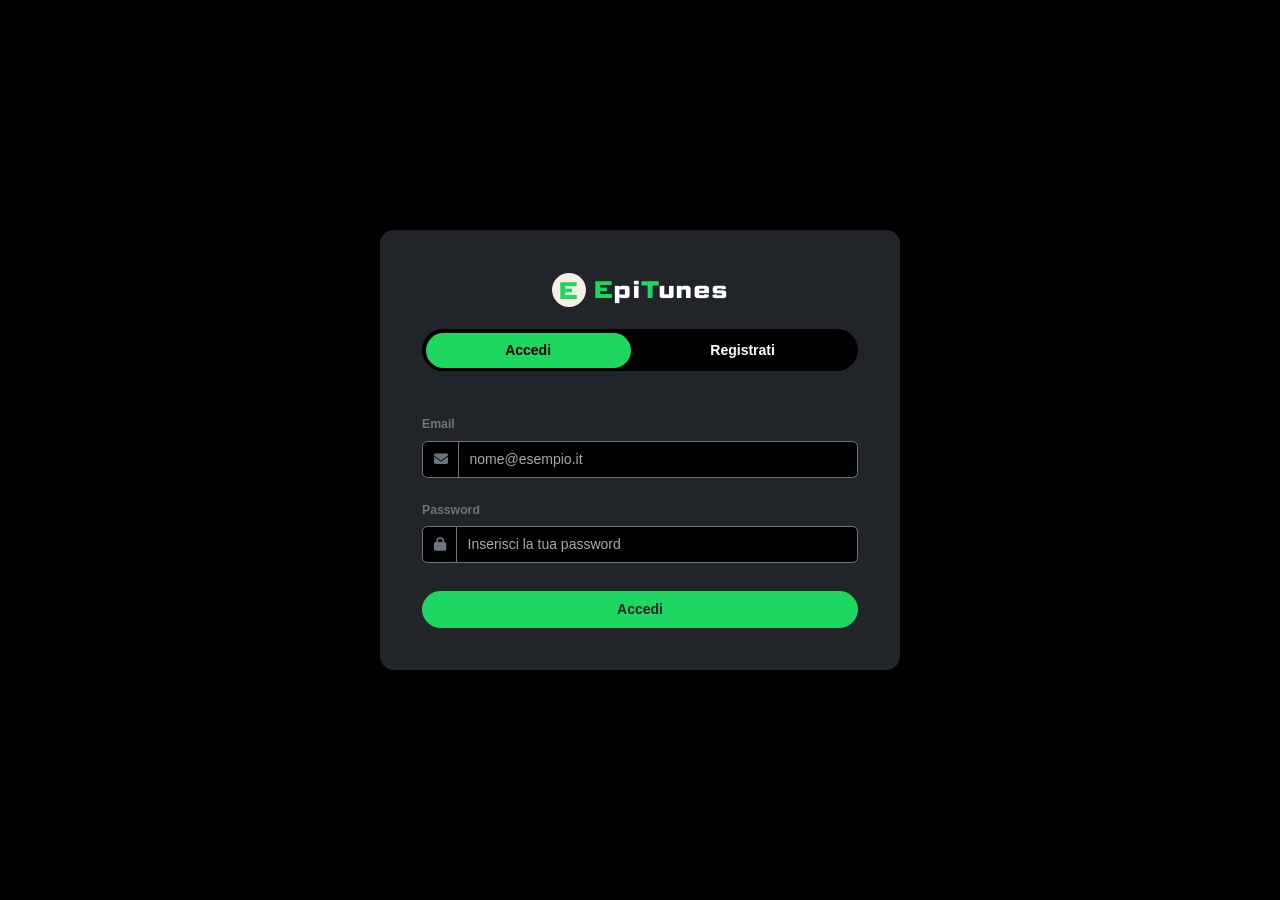
<file: index.html>
<!doctype html>
<html lang="it">

<head>
  <meta charset="UTF-8" />
  <meta name="viewport" content="width=device-width, initial-scale=1.0" />
  <title>EpiTunes — Home</title>
  <!-- Gabriel: percorsi di CSS e JS aggiornati alla cartella assets/ -->
  <link href="https://cdn.jsdelivr.net/npm/bootstrap@5.3.9/dist/css/bootstrap.min.css" rel="stylesheet" />
  <!-- Francesca: link icone -->
  <link rel="stylesheet" href="https://cdnjs.cloudflare.com/ajax/libs/font-awesome/6.5.1/css/all.min.css"
    integrity="sha512-DTOQO9RWCH3ppGqcWaEA1BIZOC6xxalwEsw9c2QQeAIftl+Vegovlnee1c9QX4TctnWMn13TZye+giMm8e2LwA=="
    crossorigin="anonymous" referrerpolicy="no-referrer" />
  <link rel="stylesheet" href="assets/css/app.css" />
</head>

<body>
  <div class="app">
    <!--Francesca: sidebar fissa-->
    <aside class="sidebar">
      <div class="brand d-flex align-items-center gap-2">
        <div class="brand-mark d-grid rounded fw-bold">E</div>
        <span class="brand-text fw-bold"><span class="brand-e">E</span>pi<span class="brand-t">T</span>unes</span>
      </div>

      <!-- Gabriel: hamburger, su telefono e tablet; apre e chiude il menu con il collapse di Bootstrap -->
      <button type="button" class="menu-btn" data-bs-toggle="collapse" data-bs-target="#sidebar-menu"
        aria-controls="sidebar-menu" aria-expanded="false" aria-label="Apri il menu">
        <i class="fa-solid fa-bars"></i>
      </button>

      <!-- Gabriel: menu di telefono e tablet (Home, Cerca, preferiti); da lg è la sidebar sempre visibile -->
      <div class="sidebar-menu collapse" id="sidebar-menu">
        <nav class="sidebar-nav d-flex flex-column gap-1 mb-4">
          <a href="index.html" data-page="home" class="d-flex align-items-center gap-3 rounded text-decoration-none">
            <span class="ico"><i class="fa-solid fa-house"></i></span>
            <span>Home</span>
          </a>
          <a href="search.html" data-page="search" class="d-flex align-items-center gap-3 rounded text-decoration-none">
            <span class="ico"><i class="fa-sharp fa-solid fa-magnifying-glass text-white"></i></span>
            <span>Cerca</span>
          </a>
        </nav>

        <p class="sidebar-section-title text-uppercase m-0">
          I tuoi preferiti
        </p>
        <ul class="sidebar-list list-unstyled d-flex flex-column gap-1 m-0 p-0" id="sidebar-favs"></ul>
      </div>
    </aside>

    <main class="main">
      <header class="topbar">
        <div class="user-pill ms-auto">Studente Epicode</div>
      </header>

      <!-- section con rendering card da api con categorie. Gli id dan vedere insieme -->
      <section class="home">
        <div class="container flex-column gap-4">
          <section id="preferiti" class="mb-5">
  <h2>I tuoi preferiti</h2>

  <div id="preferiti-brani" class="mt-4">
  <h3 class="mb-2">Brani</h3>
</div>

  <div id="preferiti-album" class="mt-5">
  <h3 class="mb-2">Album</h3>
</div>

 <div id="preferiti-artisti" class="mt-5">
  <h3 class="mb-2">Artisti</h3>
</div>
</section>

          <section id="recenti" class="mb-5 mt-5">
            <h2>Riprodotti di recente</h2>
          </section>

          <section id="rock" class="mb-5">
            <h2>Suggerimenti rock</h2>
          </section>

          <section id="pop" class="mb-5">
            <h2>Suggerimenti pop</h2>
          </section>

          <section id="italianPop" class="mb-5">
            <h2>Suggerimenti italian pop</h2>
          </section>
        </div>
      </section>
    </main>

    <!--Francesca: player fisso nel footer-->
    <footer class="player align-items-center px-3 py-2">
      <div class="player-track d-flex align-items-center gap-3">
        <div class="player-cover rounded overflow-hidden flex-shrink-0">
          <img id="player-cover-img" class="w-100 h-100 object-fit-cover" alt="" />
        </div>
        <div class="player-meta overflow-hidden">
          <p class="player-title fw-semibold text-truncate m-0" id="player-title">
            Seleziona un brano
          </p>
          <p class="player-artist text-truncate m-0" id="player-artist">—</p>
        </div>
      </div>

      <div class="player-center d-flex flex-column align-items-center gap-1">
        <div class="player-controls d-flex align-items-center gap-3">
          <button type="button" class="btn-ctrl border-0 bg-transparent" id="btn-shuffle" aria-label="Shuffle">
            ⇄
          </button>
          <button type="button" class="btn-ctrl border-0 bg-transparent" id="btn-prev" aria-label="Precedente">
            ⏮
          </button>
          <button type="button"
            class="btn-play rounded-circle border-0 d-flex align-items-center justify-content-center p-0"
            id="btn-toggle" aria-label="Play/Pausa">
            ▶
          </button>
          <button type="button" class="btn-ctrl border-0 bg-transparent" id="btn-next" aria-label="Successivo">
            ⏭
          </button>
          <button type="button" class="btn-ctrl border-0 bg-transparent" id="btn-repeat" aria-label="Ripeti">
            ↻
          </button>
        </div>
        <div class="player-progress d-flex align-items-center gap-2 w-100">
          <span id="time-current">0:00</span>
          <div class="progress-bar flex-grow-1 rounded-pill" id="progress-bar">
            <div class="progress-fill h-100 rounded-pill" id="progress-fill"></div>
          </div>
          <span id="time-total">0:00</span>
        </div>
      </div>

      <div class="player-right align-items-center justify-content-end gap-2">
        <span>🔊</span>
        <div class="volume-bar rounded-pill" id="volume-bar">
          <div class="volume-fill h-100 rounded-pill" id="volume-fill" style="width: 80%"></div>
        </div>
      </div>
    </footer>
  </div>

  <audio id="audio-element"></audio>

  <!-- script bootstrap -->
  <script src="https://cdn.jsdelivr.net/npm/@popperjs/core@2.11.8/dist/umd/popper.min.js"
    integrity="sha384-I7E8VVD/ismYTF4hNIPjVp/Zjvgyol6VFvRkX/vR+Vc4jQkC+hVqc2pM8ODewa9r"
    crossorigin="anonymous"></script>
  <script src="https://cdn.jsdelivr.net/npm/bootstrap@5.3.9/dist/js/bootstrap.min.js"
    integrity="sha384-89aa4glufciPv46aKltztWQEmk+Tu9W2RhzXr6VcnUUEub7F8+06RcL2RYLCOHUq"
    crossorigin="anonymous"></script>

  <script src="assets/js/common.js"></script>
  <script src="assets/js/home.js"></script>
</body>

</html>
</file>
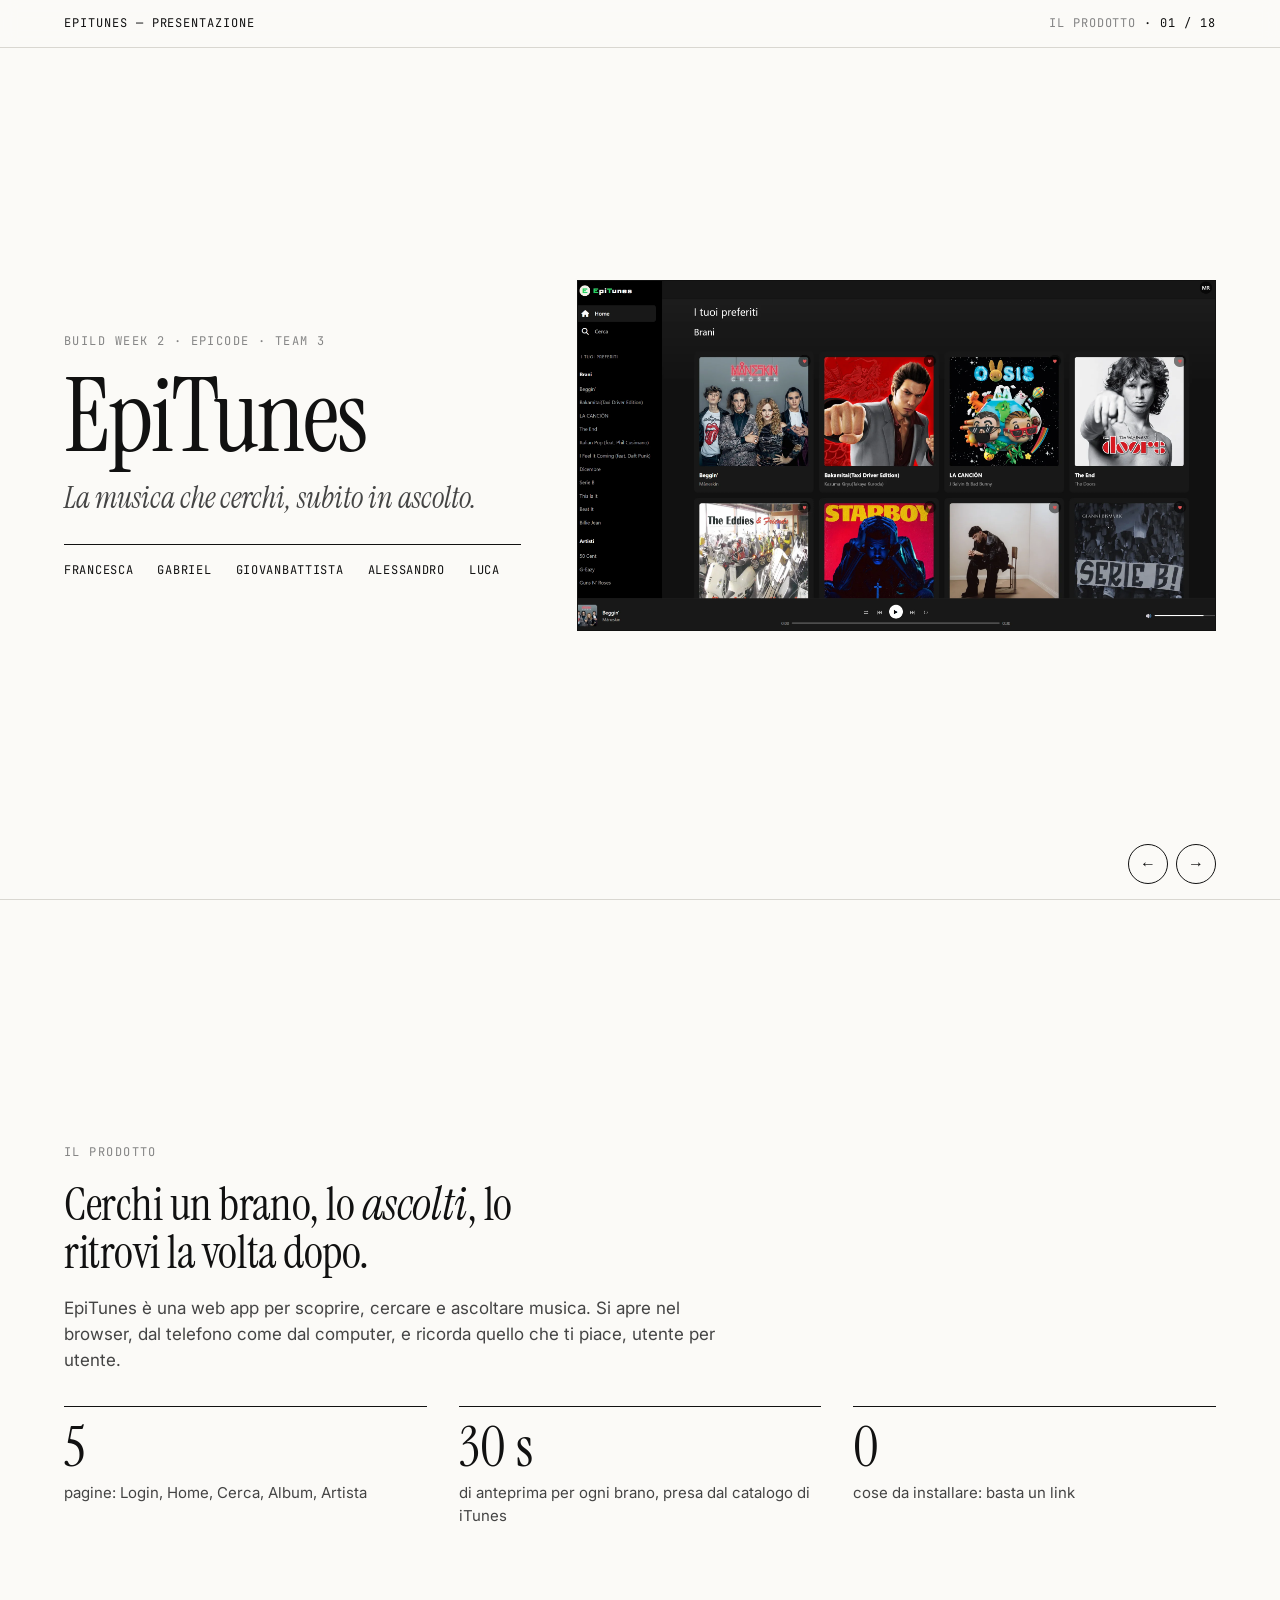
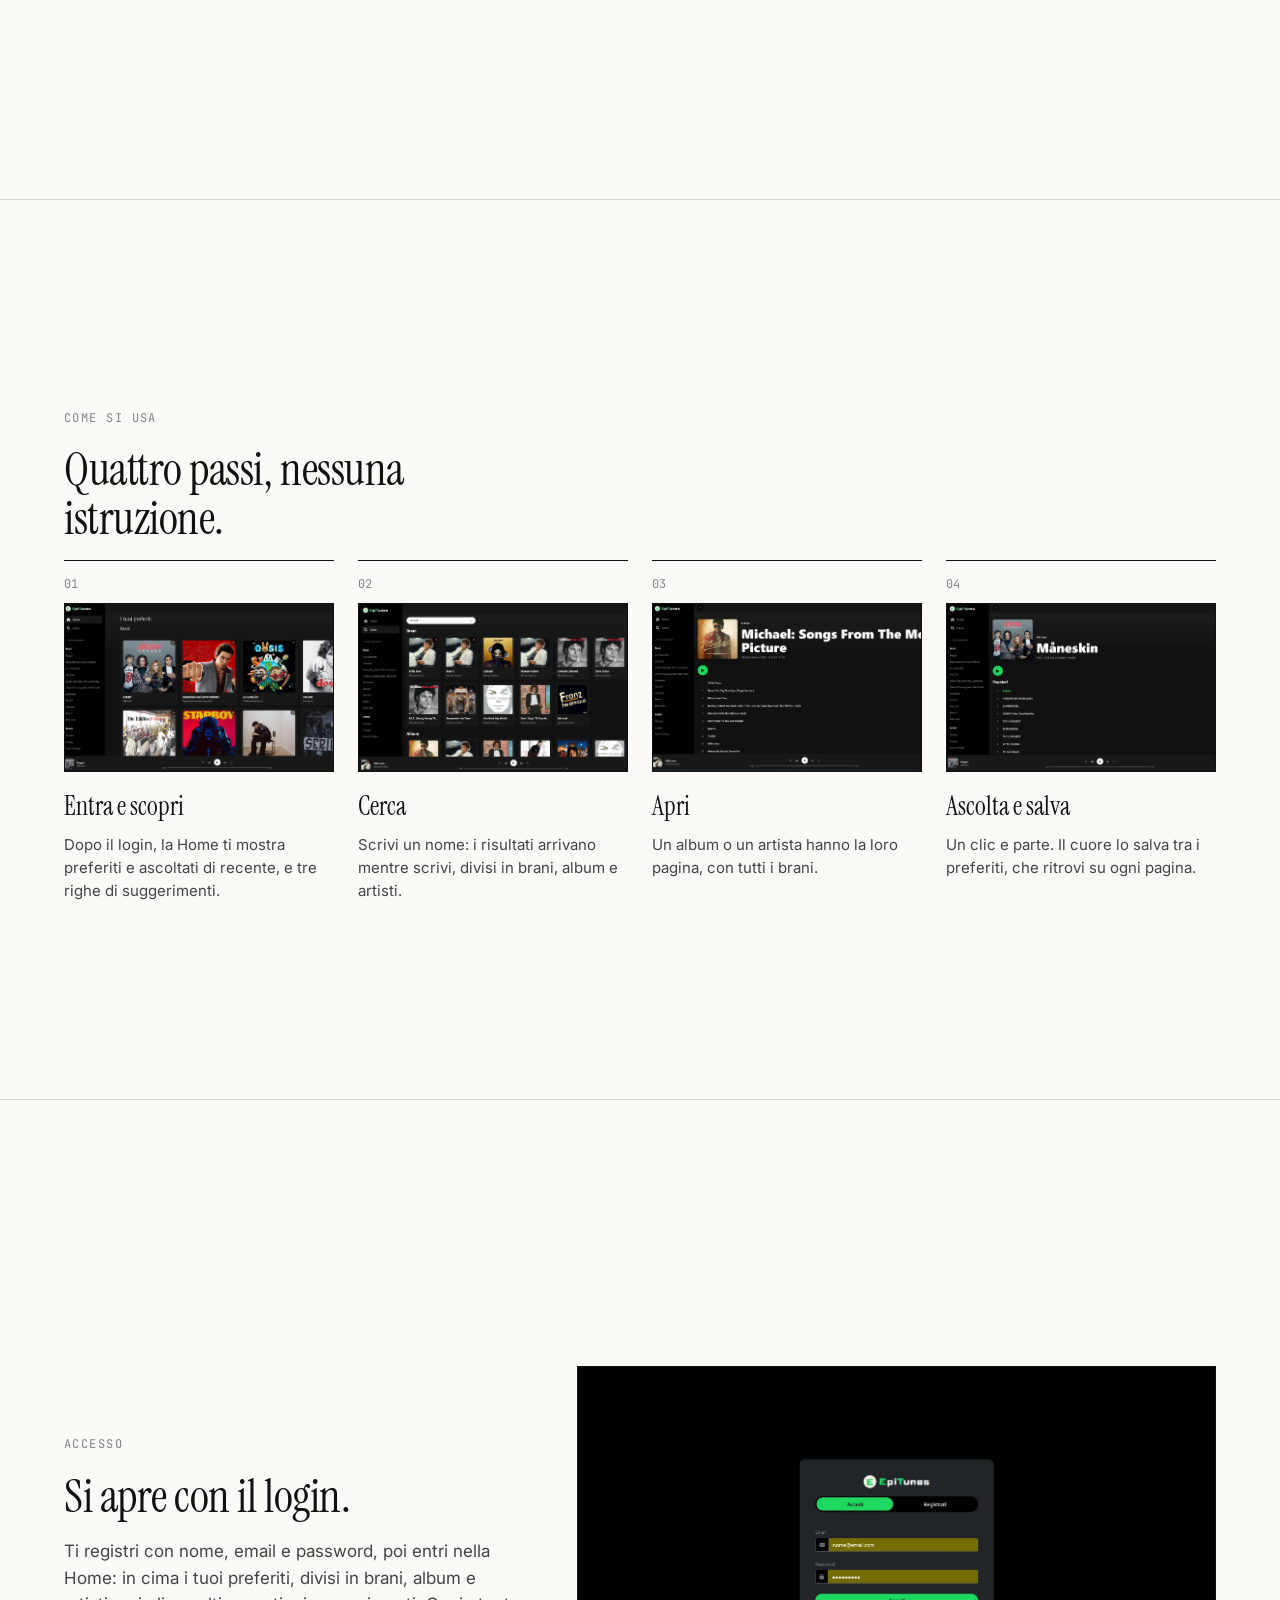
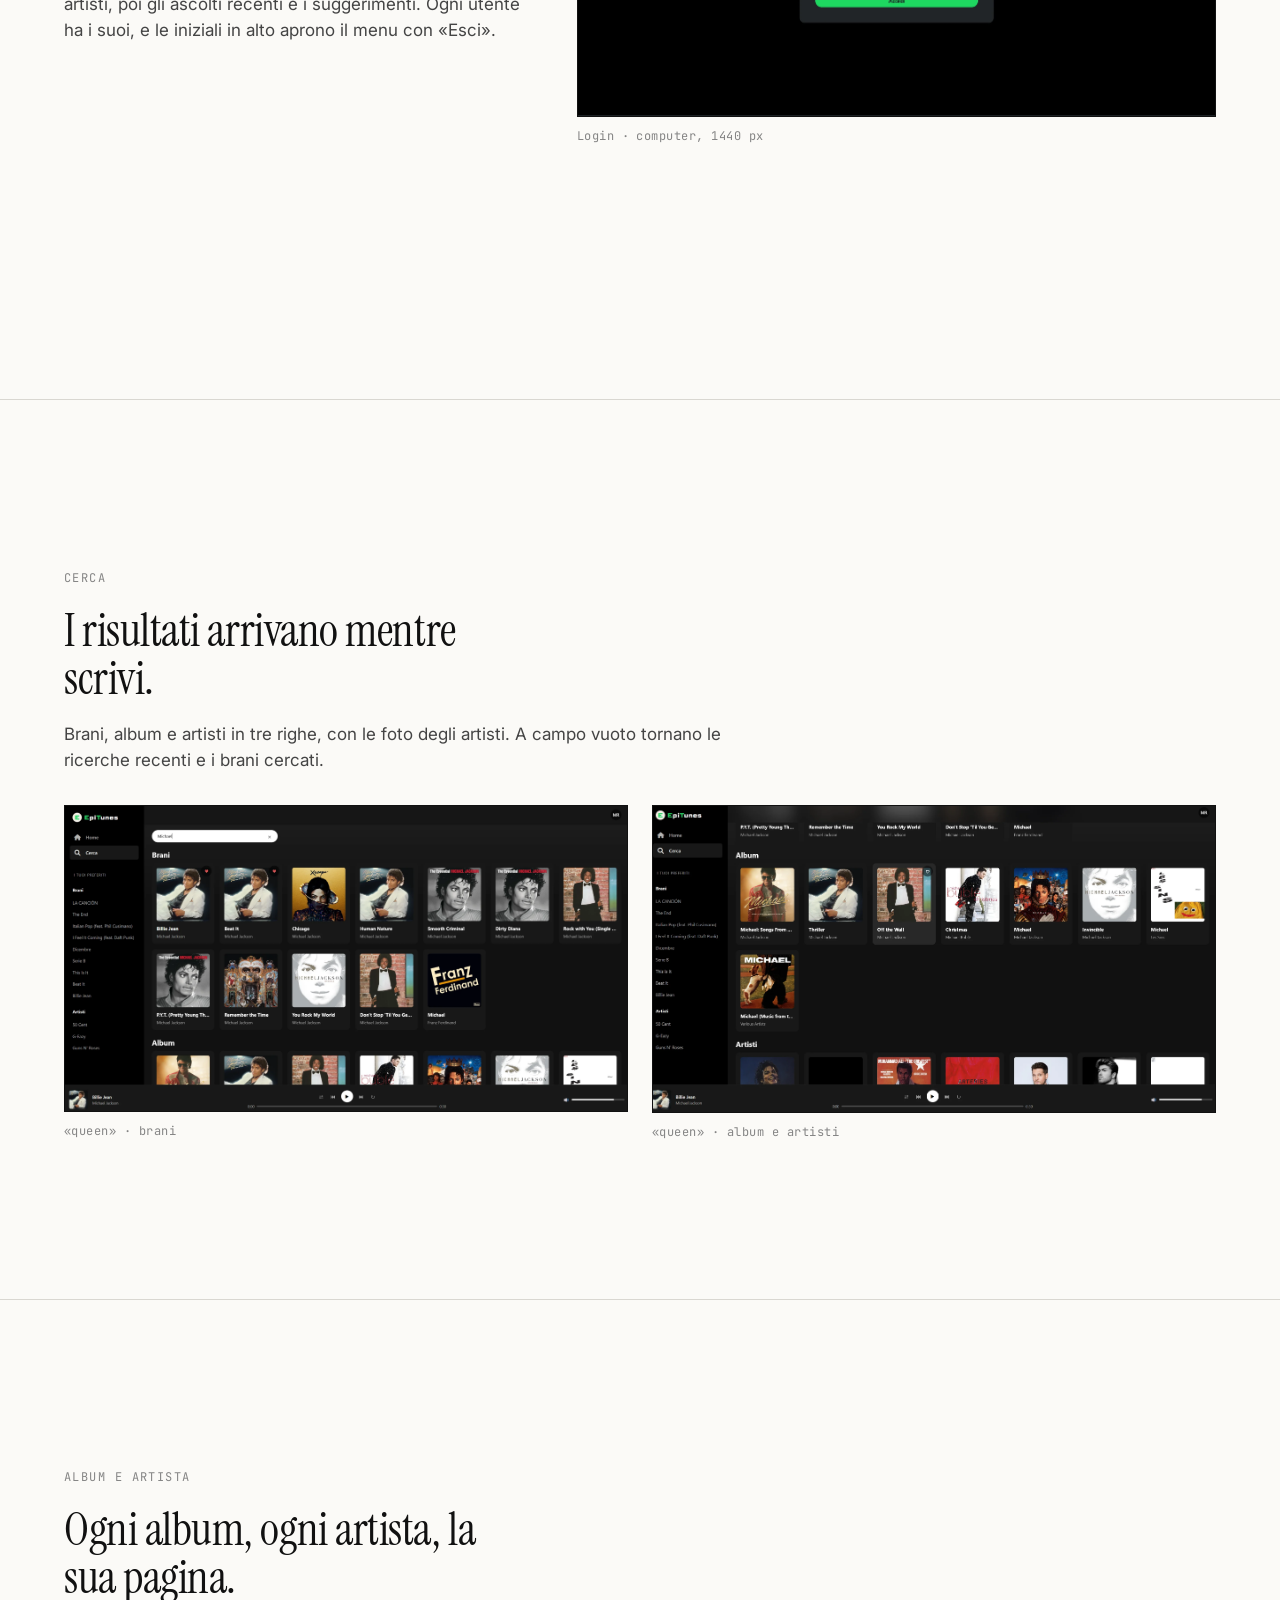
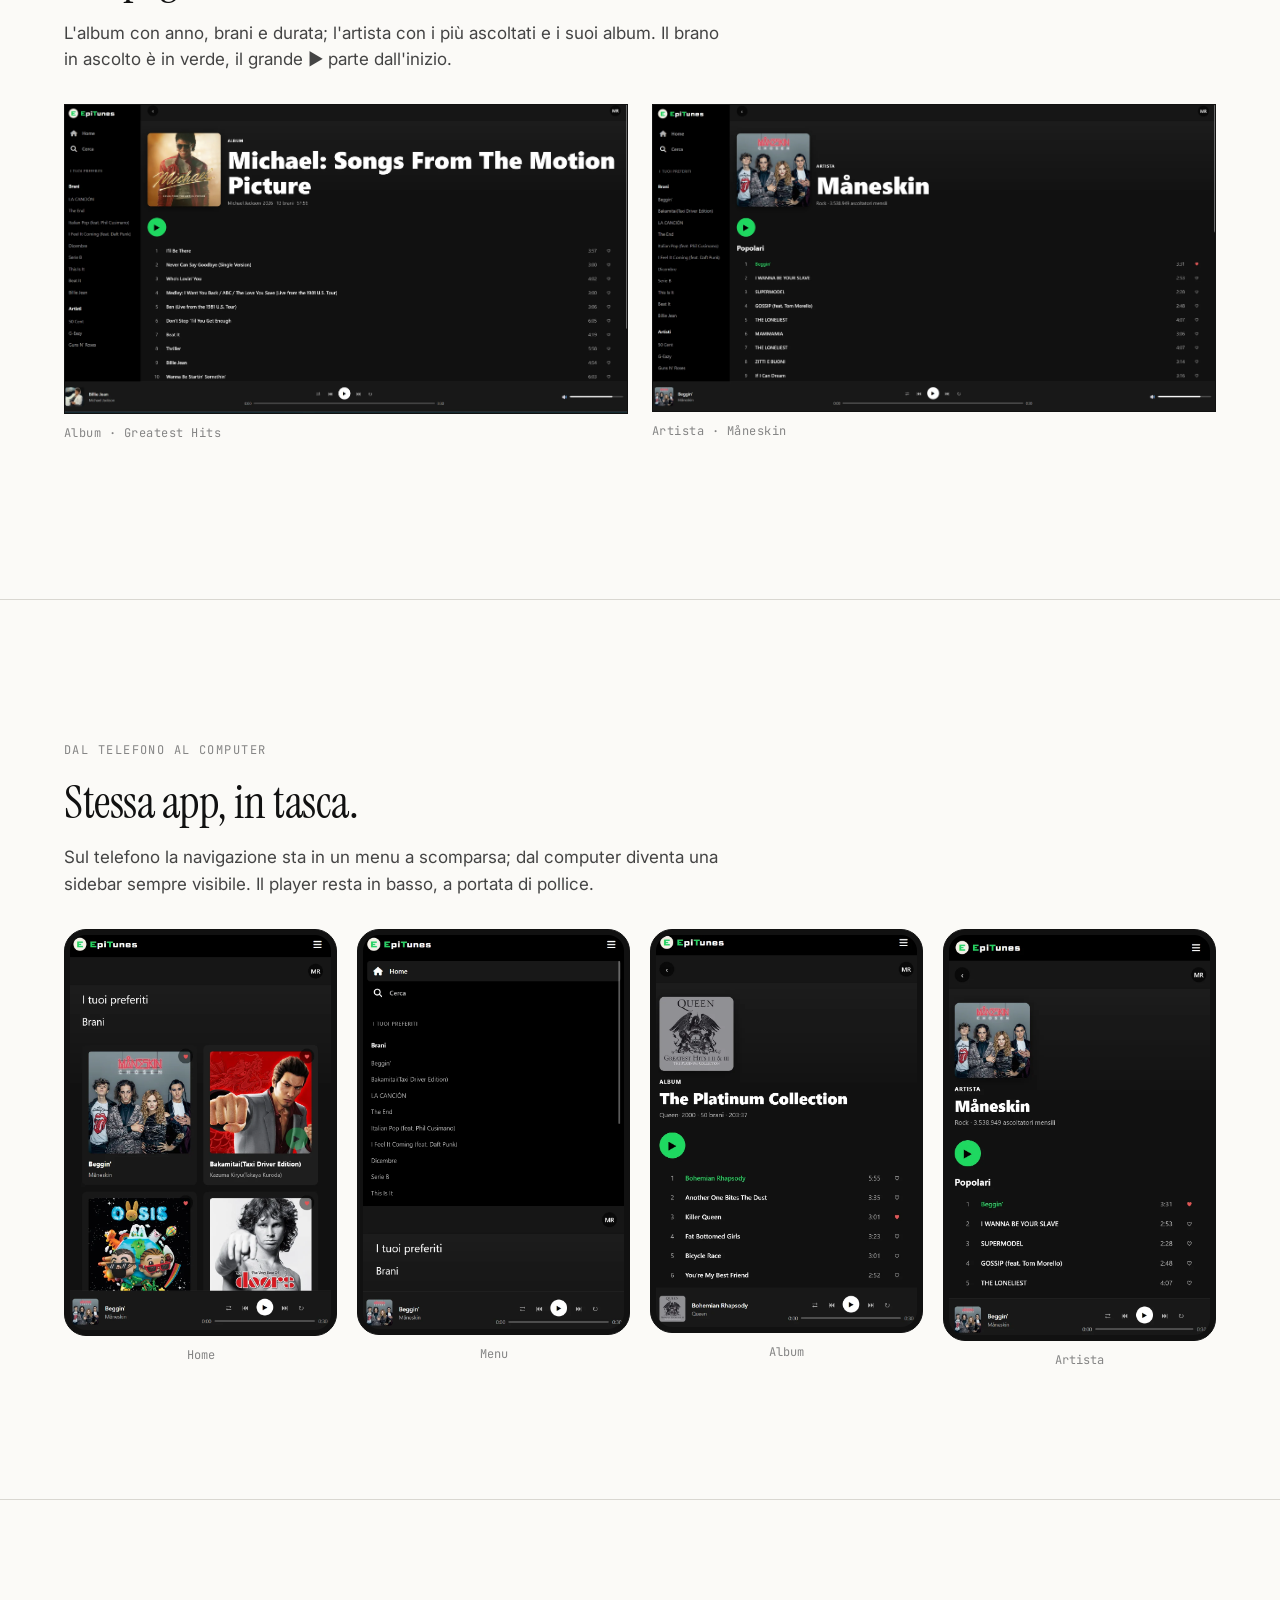
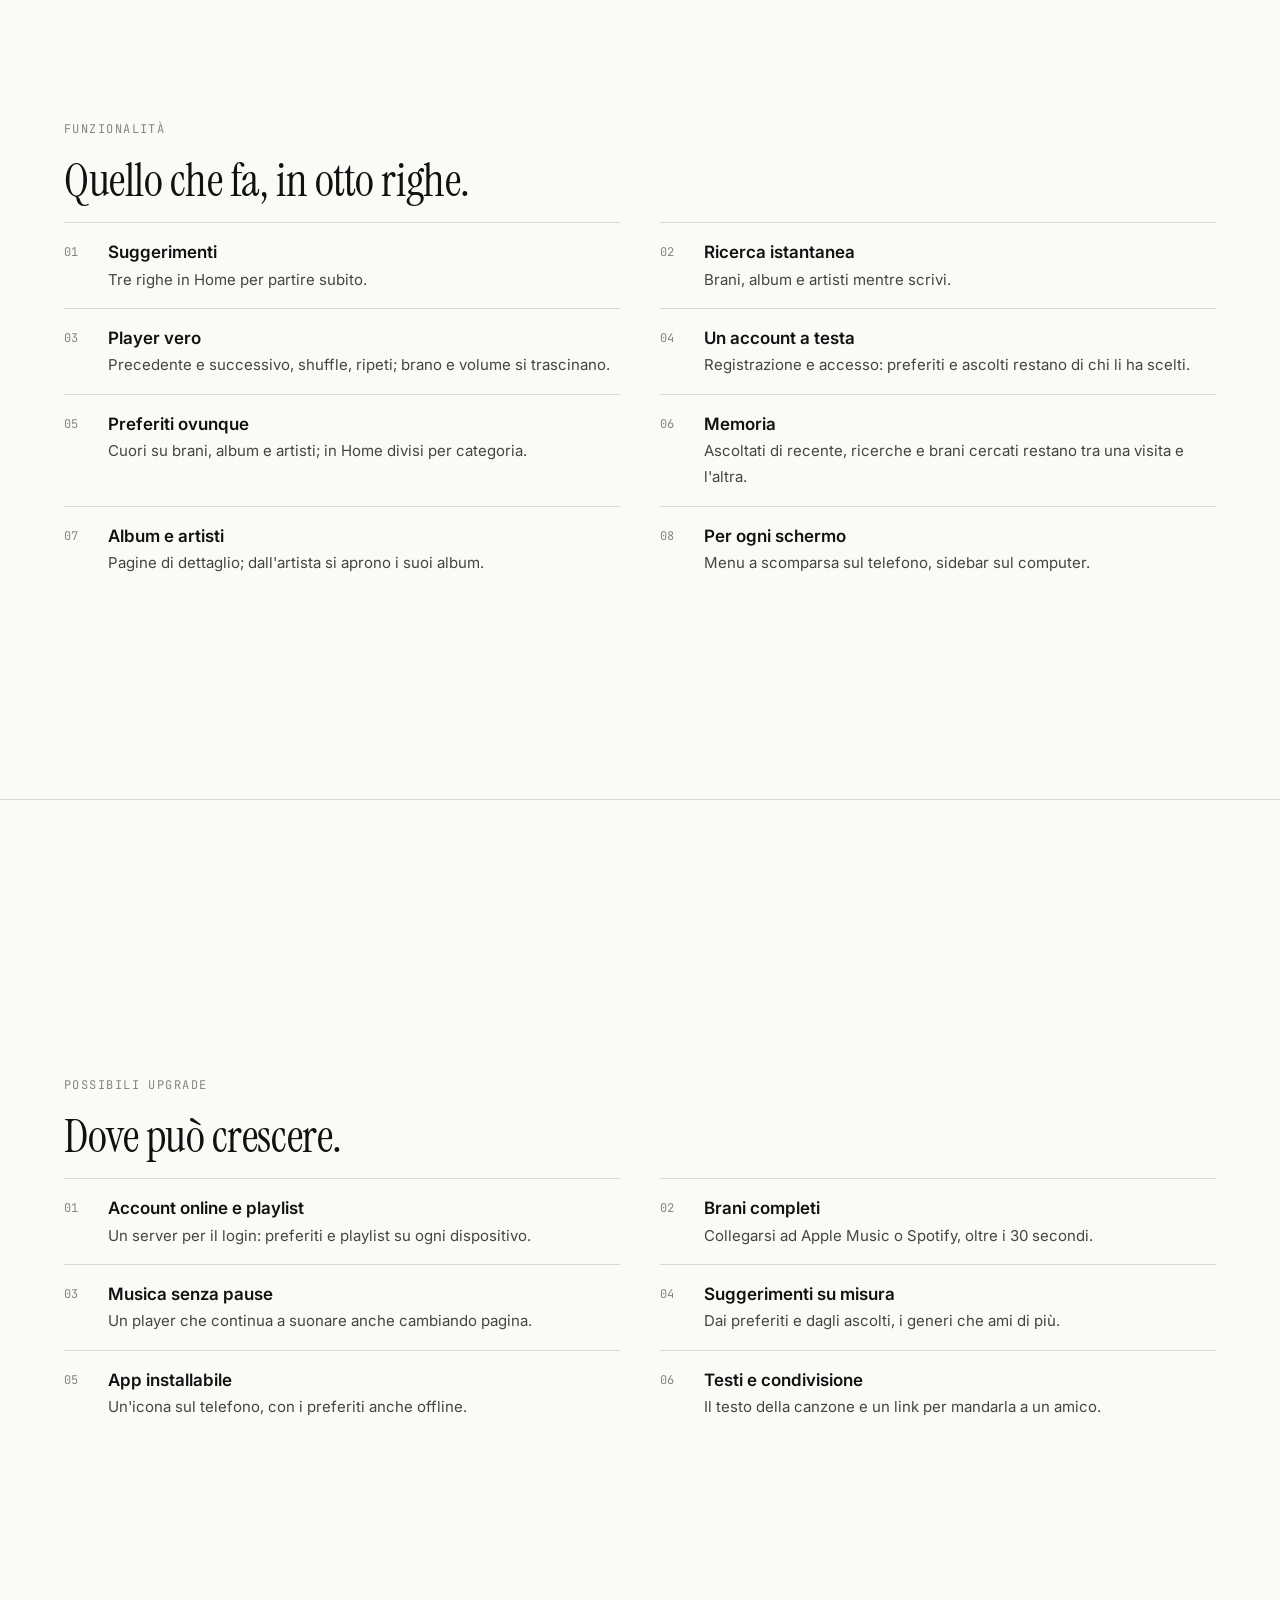
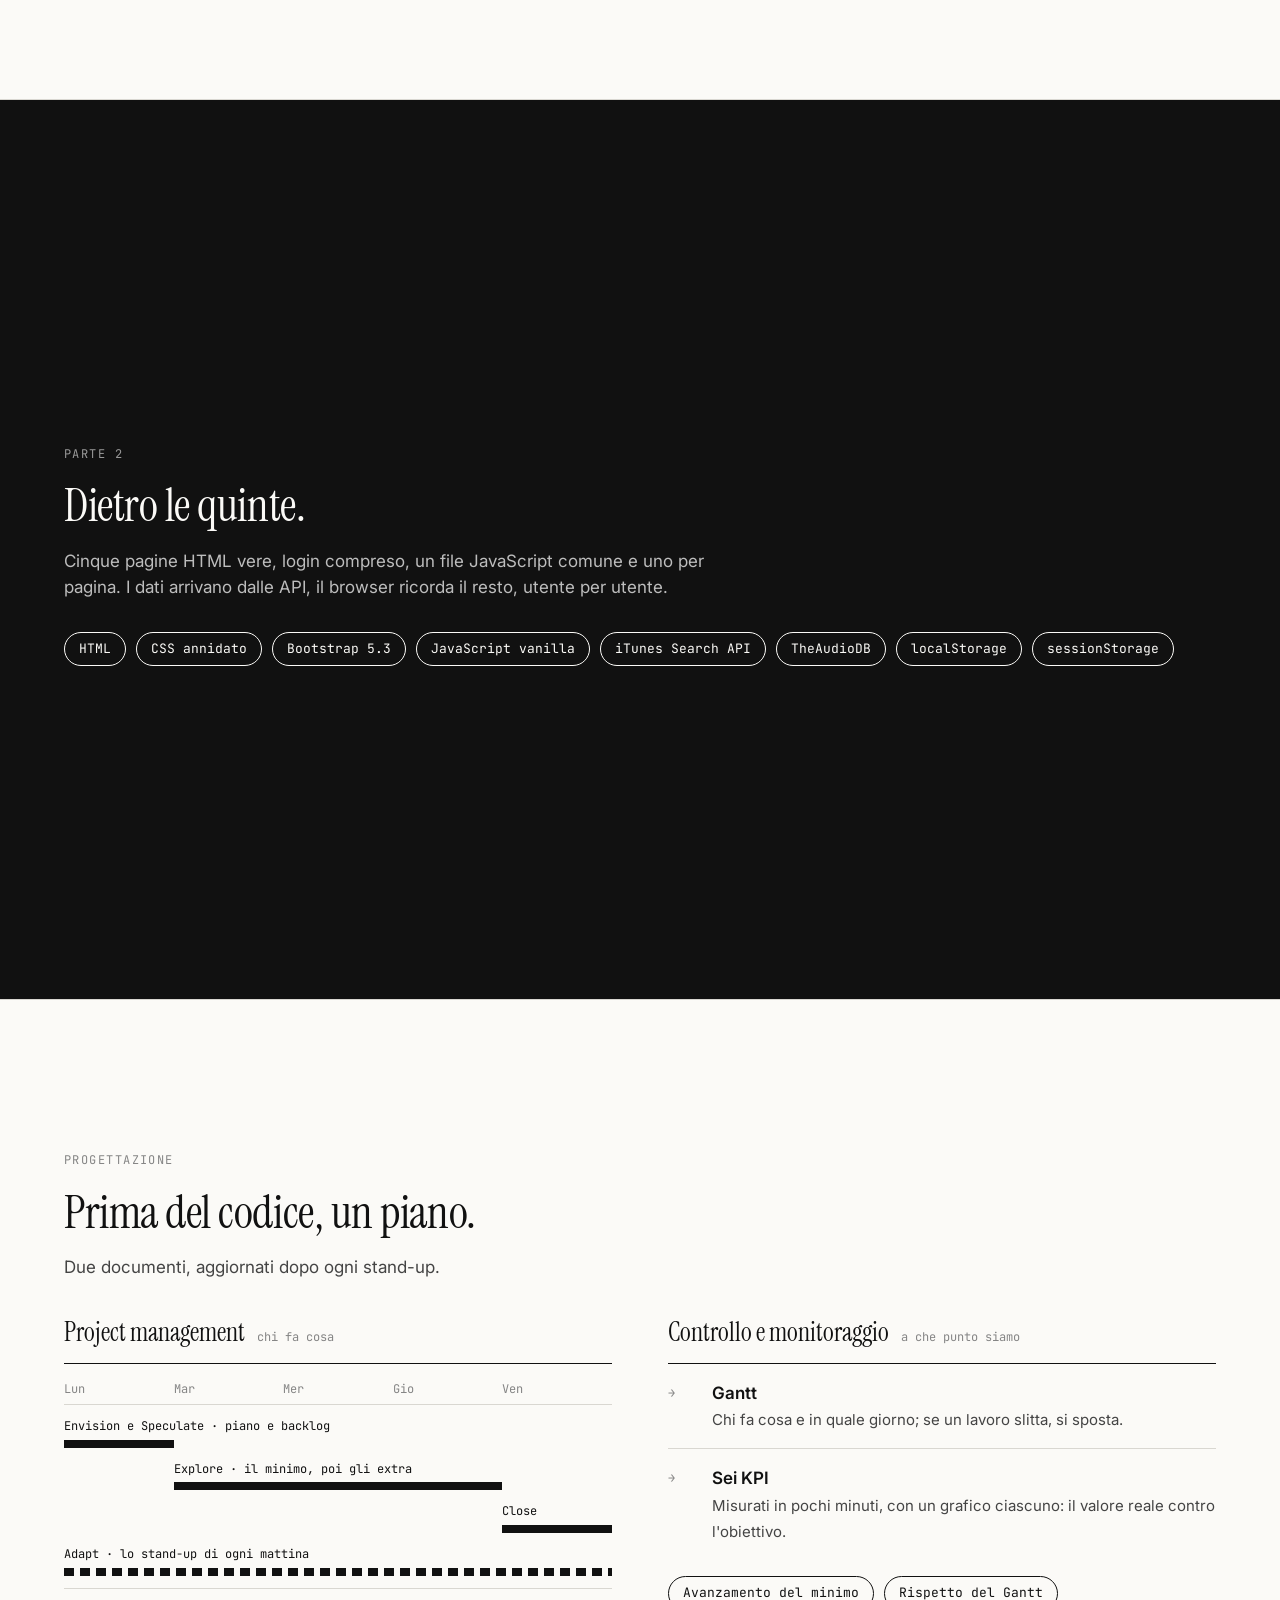
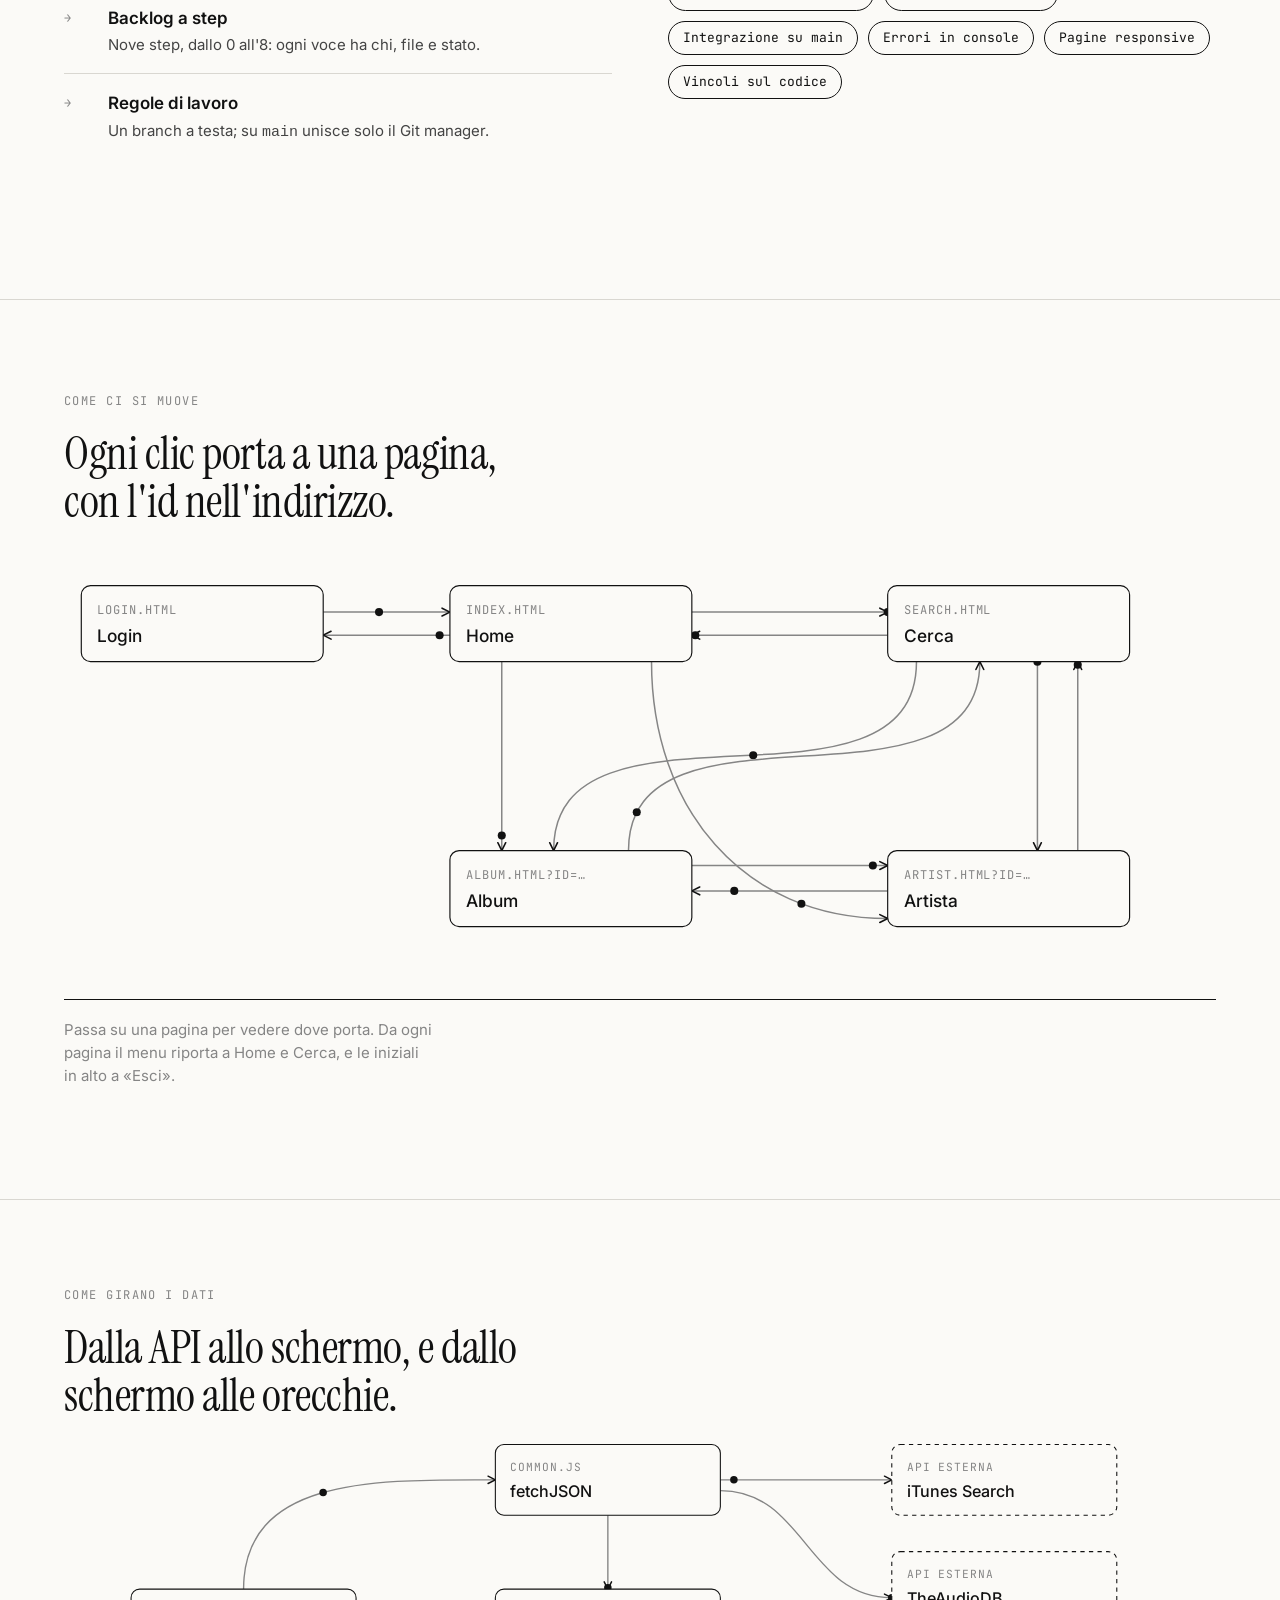
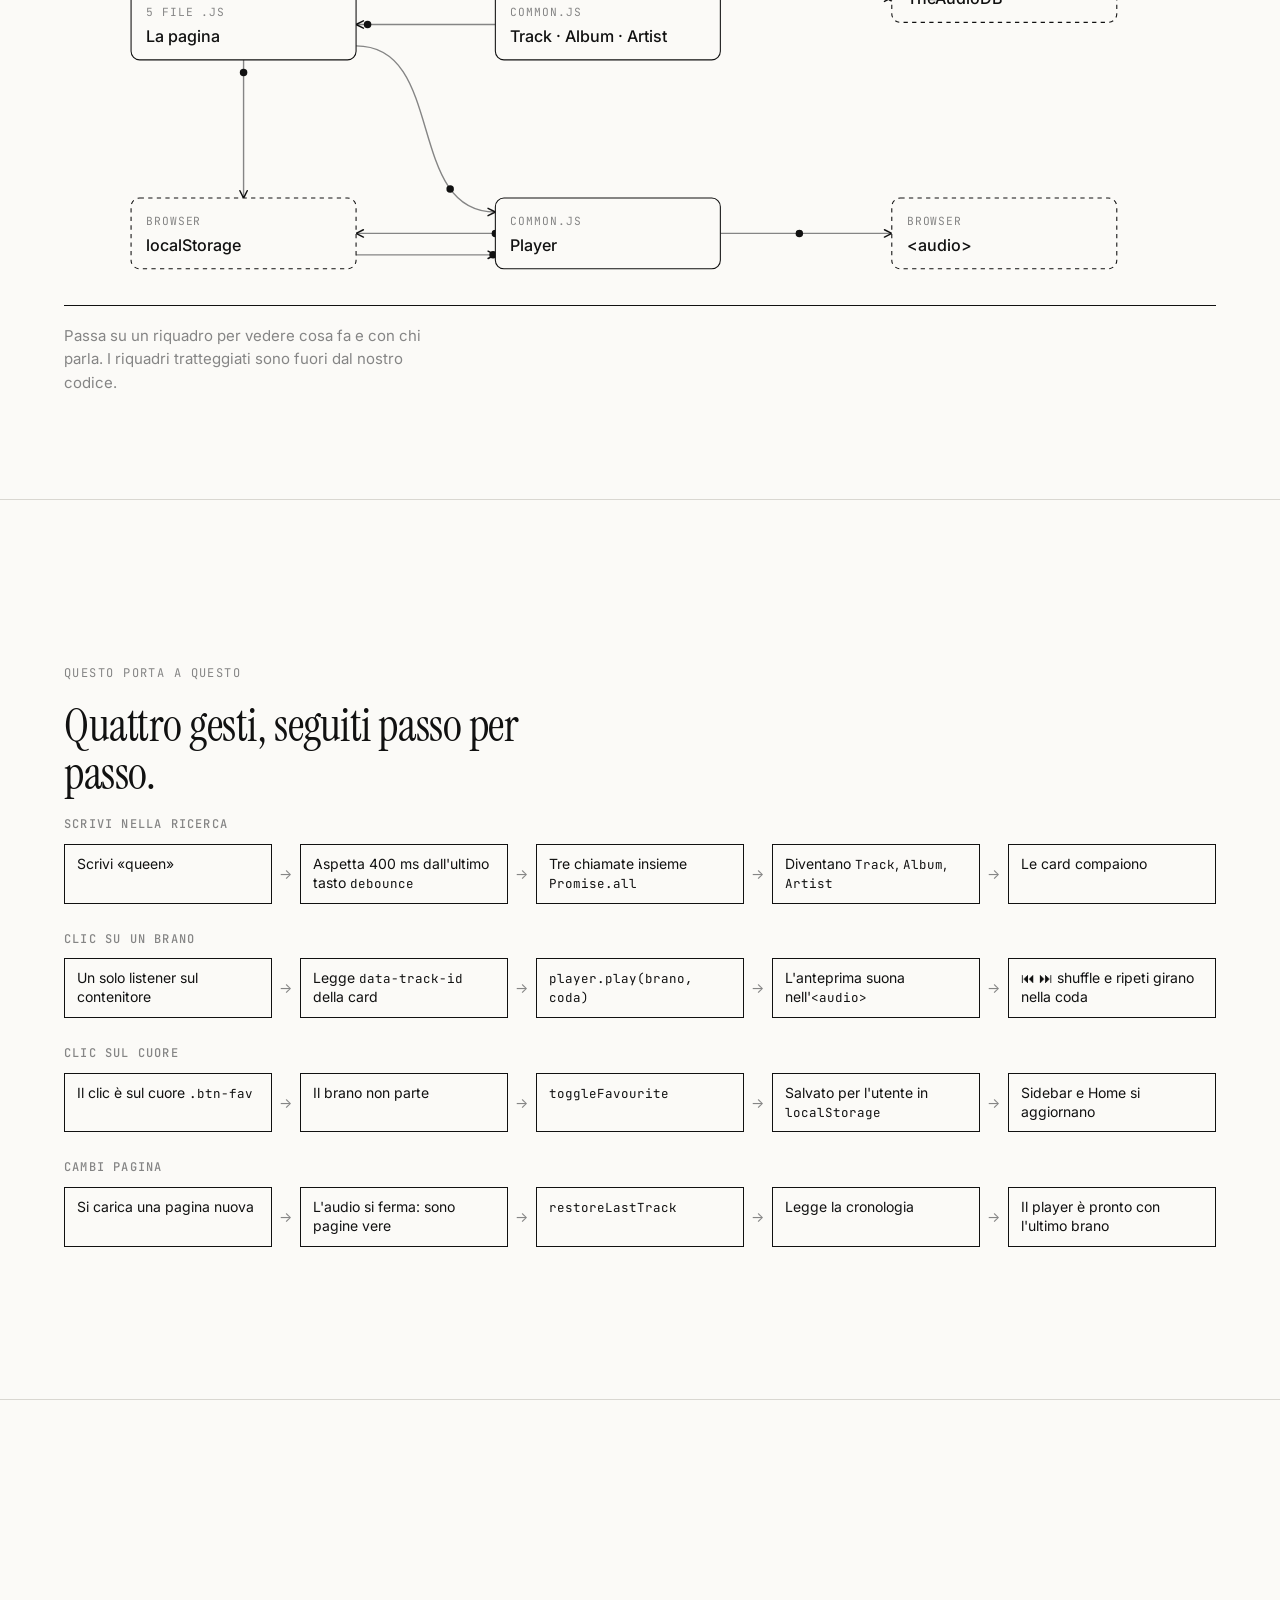
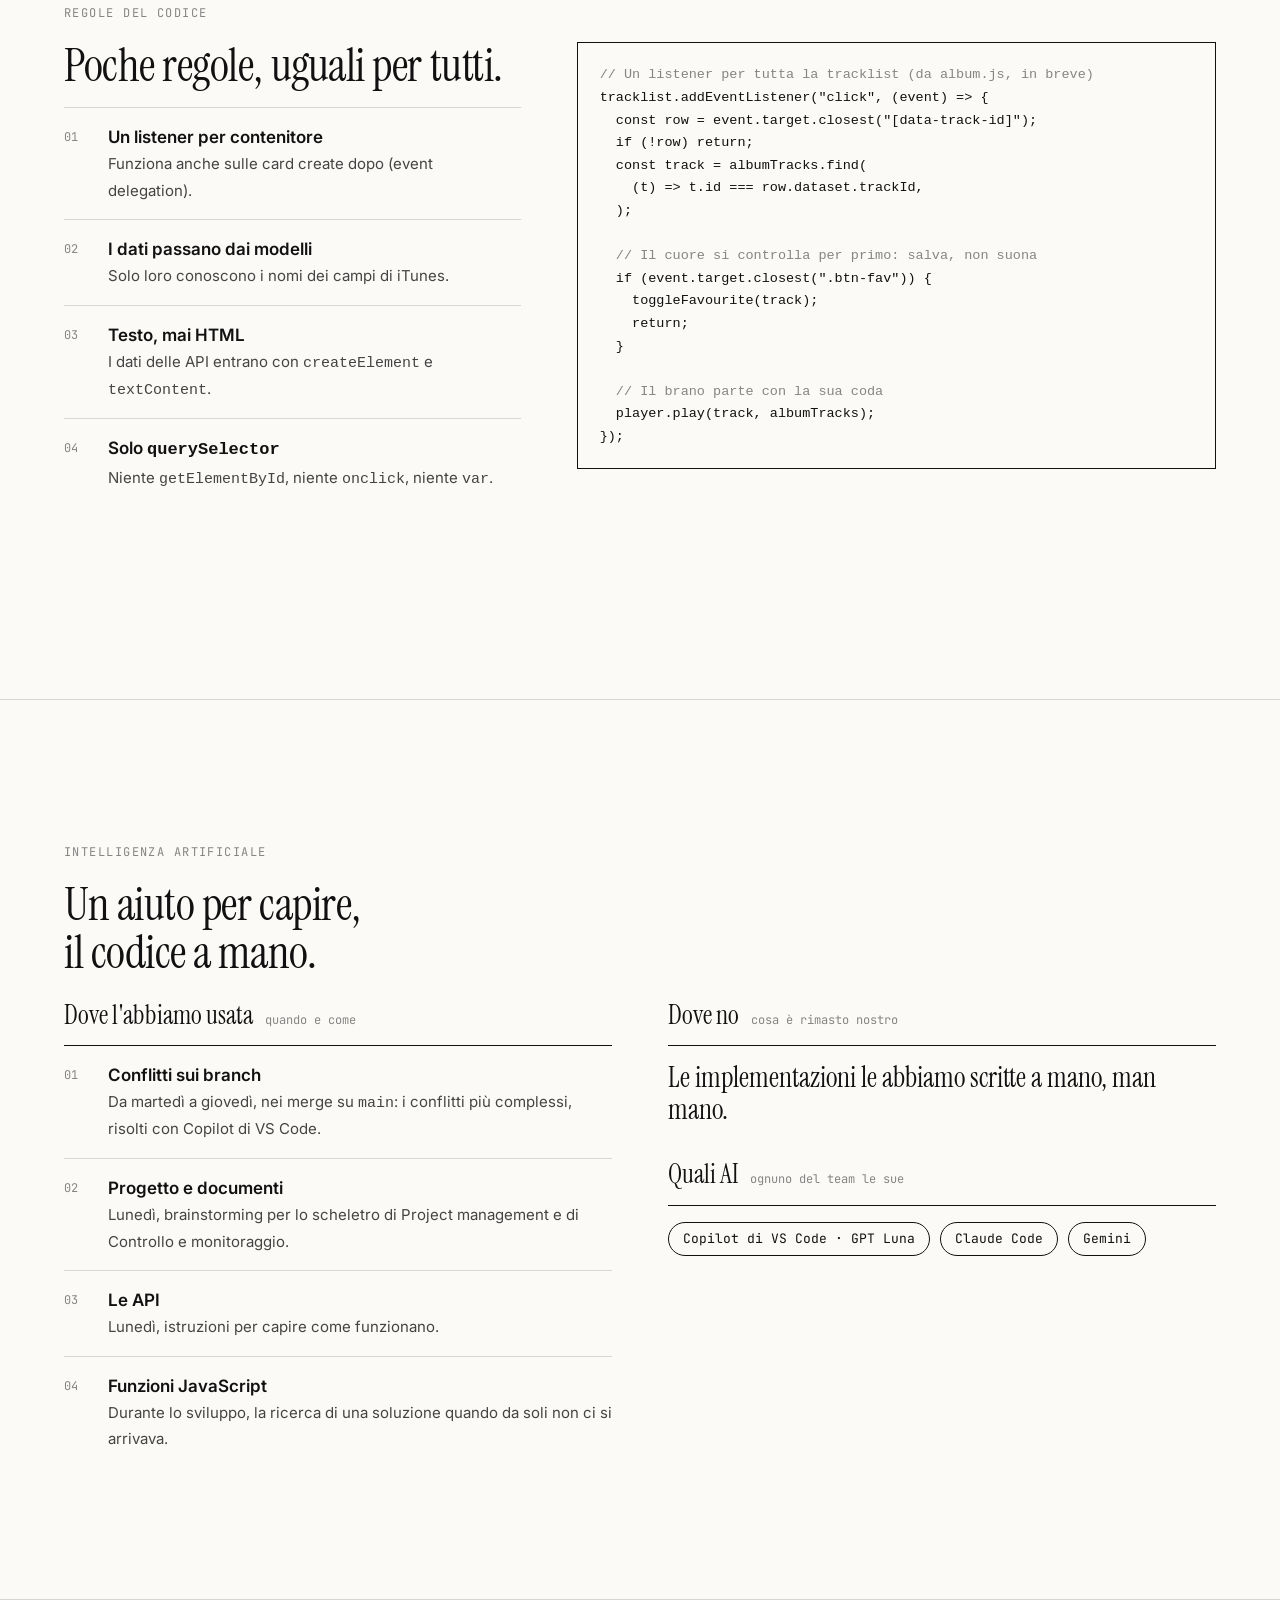
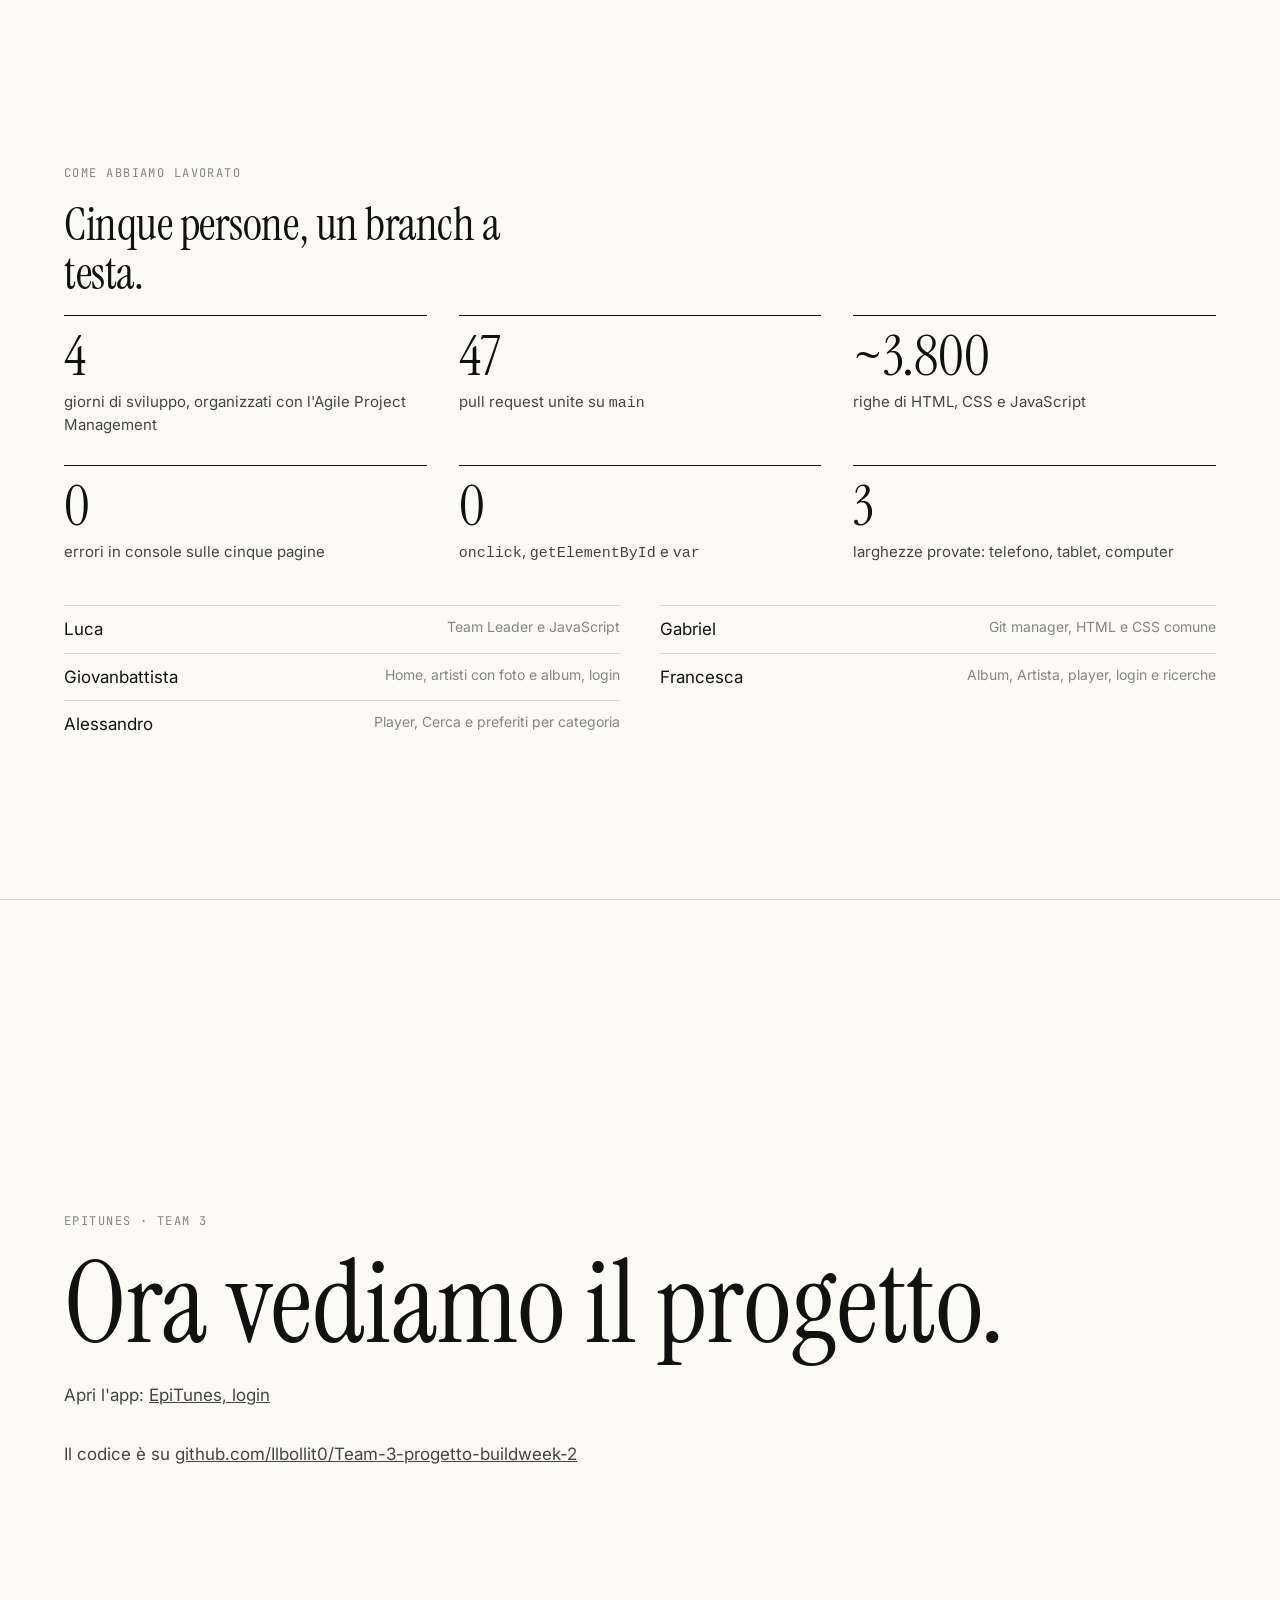
<file: docs/presentazione/index.html>
<!doctype html>
<html lang="it">
  <head>
    <meta charset="UTF-8" />
    <meta name="viewport" content="width=device-width, initial-scale=1.0" />
    <title>EpiTunes — Presentazione</title>
    <!-- Font: titoli serif editoriali, testo sans, etichette mono -->
    <link rel="preconnect" href="https://fonts.googleapis.com" />
    <link rel="preconnect" href="https://fonts.gstatic.com" crossorigin />
    <link
      href="https://fonts.googleapis.com/css2?family=Instrument+Serif:ital@0;1&family=Inter:wght@400;500;600&family=JetBrains+Mono:wght@400;500&display=swap"
      rel="stylesheet"
    />
    <style>
      /* ============================================================
         Presentazione di EpiTunes — una pagina a slide
         Ordine: token, base, barra e comandi, slide, copertina,
         schermate, elenchi, flussi, catene, codice, numeri, chiusura.
         ============================================================ */

      /* Token: carta e inchiostro, font, misure */
      :root {
        --carta: #fbfaf7;
        --inchiostro: #111111;
        --inchiostro-2: #444444;
        --inchiostro-3: #858585;
        --filo: #d9d7d1;
        --font-titoli: "Instrument Serif", Georgia, serif;
        --font-testo: "Inter", system-ui, -apple-system, sans-serif;
        --font-mono: "JetBrains Mono", ui-monospace, Menlo, monospace;
        --margine: clamp(16px, 5vw, 72px);
        --larghezza: 1180px;
        --molla: cubic-bezier(0.32, 0.72, 0, 1);
      }

      /* Base */
      * {
        box-sizing: border-box;
      }

      html {
        scroll-snap-type: y proximity;
        scroll-behavior: smooth;
      }

      body {
        margin: 0;
        background: var(--carta);
        color: var(--inchiostro);
        font-family: var(--font-testo);
        font-size: 17px;
        line-height: 1.55;
        -webkit-font-smoothing: antialiased;
      }

      img {
        display: block;
        max-width: 100%;
        height: auto;
      }

      a {
        color: inherit;
      }

      :focus-visible {
        outline: 2px solid var(--inchiostro);
        outline-offset: 3px;
      }

      /* Barra in alto: nome, parte, numero della slide */
      .barra {
        position: fixed;
        inset: 0 0 auto;
        z-index: 10;
        display: flex;
        justify-content: space-between;
        gap: 16px;
        padding: 14px var(--margine);
        background: color-mix(in srgb, var(--carta) 88%, transparent);
        backdrop-filter: blur(8px);
        border-bottom: 1px solid var(--filo);
        font-family: var(--font-mono);
        font-size: 12px;
        letter-spacing: 0.08em;
        text-transform: uppercase;

        .barra-parte {
          color: var(--inchiostro-3);
        }

        /* Sul telefono resta solo il nome, così la barra sta su una riga */
        .barra-extra {
          @media (max-width: 599px) {
            display: none;
          }
        }
      }

      /* Comandi in basso: slide precedente e successiva */
      .comandi {
        position: fixed;
        right: var(--margine);
        bottom: 16px;
        z-index: 10;
        display: flex;
        gap: 8px;

        button {
          width: 40px;
          height: 40px;
          border: 1px solid var(--inchiostro);
          border-radius: 50%;
          background: var(--carta);
          color: var(--inchiostro);
          font-size: 16px;
          cursor: pointer;
          transition:
            background 0.2s,
            color 0.2s;

          &:hover {
            background: var(--inchiostro);
            color: var(--carta);
          }
        }
      }

      /* Slide: un'altezza di schermo, contenuto centrato */
      .slide {
        min-height: 100vh;
        padding: 76px var(--margine) 64px;
        display: flex;
        flex-direction: column;
        justify-content: center;
        border-bottom: 1px solid var(--filo);
        scroll-snap-align: start;

        /* Schermi bassi, come un proiettore a 720 px: margini e titoli più stretti */
        @media (max-height: 780px) {
          padding: 64px var(--margine) 44px;
        }

        .contenuto {
          width: 100%;
          max-width: var(--larghezza);
          margin: 0 auto;
        }

        .etichetta {
          display: block;
          margin-bottom: 18px;
          font-family: var(--font-mono);
          font-size: 12px;
          letter-spacing: 0.12em;
          text-transform: uppercase;
          color: var(--inchiostro-3);
        }

        h2 {
          margin: 0 0 18px;
          max-width: 22ch;
          font-family: var(--font-titoli);
          font-weight: 400;
          font-size: clamp(32px, 3.6vw, 46px);
          line-height: 1.05;
          letter-spacing: -0.01em;

          @media (max-height: 780px) {
            font-size: clamp(28px, 3vw, 38px);
          }

          em {
            font-style: italic;
          }
        }

        .lead {
          max-width: 60ch;
          margin: 0 0 32px;
          color: var(--inchiostro-2);

          @media (max-height: 780px) {
            margin-bottom: 20px;
          }
        }

        /* Due colonne da tablet in su: testo e immagine */
        .due-colonne {
          display: grid;
          gap: 32px;
          align-items: center;

          @media (min-width: 900px) {
            grid-template-columns: 5fr 7fr;
            gap: 56px;
          }
        }
      }

      /* Ingresso dei blocchi quando la slide arriva sullo schermo */
      .js .rivela {
        opacity: 0;
        transform: translateY(14px);
        transition:
          opacity 0.7s var(--molla),
          transform 0.7s var(--molla);

        &.is-visibile {
          opacity: 1;
          transform: none;
        }

        @media (prefers-reduced-motion: reduce) {
          transform: none;
          transition: opacity 0.3s;
        }
      }

      /* Copertina */
      .copertina {
        .titolo {
          margin: 0;
          font-family: var(--font-titoli);
          font-weight: 400;
          font-size: clamp(56px, 8vw, 104px);
          line-height: 0.95;
          letter-spacing: -0.02em;
        }

        .sottotitolo {
          margin: 14px 0 28px;
          font-family: var(--font-titoli);
          font-style: italic;
          font-size: clamp(22px, 2.4vw, 30px);
          line-height: 1.2;
          color: var(--inchiostro-2);
        }

        .meta {
          display: flex;
          flex-wrap: wrap;
          gap: 8px 24px;
          margin: 0;
          padding: 16px 0 0;
          border-top: 1px solid var(--inchiostro);
          list-style: none;
          font-family: var(--font-mono);
          font-size: 12px;
          letter-spacing: 0.06em;
          text-transform: uppercase;
        }
      }

      /* Schermate del computer: cornice sottile e didascalia */
      .schermata {
        margin: 0;

        img {
          width: 100%;
          border: 1px solid var(--inchiostro);
          background: #121212;
        }

        figcaption {
          margin-top: 10px;
          font-family: var(--font-mono);
          font-size: 12px;
          letter-spacing: 0.04em;
          color: var(--inchiostro-3);
        }
      }

      /* Due schermate affiancate */
      .coppia {
        display: grid;
        gap: 24px;

        @media (min-width: 900px) {
          grid-template-columns: 1fr 1fr;
        }
      }

      /* Schermate del telefono: cornice arrotondata, in fila */
      .telefoni {
        display: grid;
        grid-template-columns: repeat(2, 1fr);
        gap: 20px;

        @media (min-width: 900px) {
          grid-template-columns: repeat(4, 1fr);
        }

        figure {
          margin: 0;
        }

        img {
          border: 1px solid var(--inchiostro);
          border-radius: 22px;
          padding: 5px;
          background: var(--inchiostro);
          max-height: 54vh;
          width: auto;
          margin: 0 auto;
        }

        figcaption {
          margin-top: 10px;
          text-align: center;
          font-family: var(--font-mono);
          font-size: 12px;
          color: var(--inchiostro-3);
        }
      }

      /* Percorso dell'utente: quattro passi numerati */
      .passi {
        display: grid;
        gap: 24px;
        margin: 0;
        padding: 0;
        list-style: none;
        counter-reset: passo;

        @media (min-width: 900px) {
          grid-template-columns: repeat(4, 1fr);
        }

        li {
          padding-top: 14px;
          border-top: 1px solid var(--inchiostro);
          counter-increment: passo;

          &::before {
            content: "0" counter(passo);
            display: block;
            margin-bottom: 10px;
            font-family: var(--font-mono);
            font-size: 12px;
            color: var(--inchiostro-3);
          }

          img {
            margin-bottom: 14px;
            border: 1px solid var(--inchiostro);
            aspect-ratio: 16 / 10;
            object-fit: cover;
            object-position: top left;
          }

          h3 {
            margin: 0 0 6px;
            font-family: var(--font-titoli);
            font-weight: 400;
            font-size: 26px;
          }

          p {
            margin: 0;
            font-size: 15px;
            color: var(--inchiostro-2);
          }
        }
      }

      /* Griglia di voci brevi: funzionalità, upgrade, regole */
      .voci {
        display: grid;
        gap: 0 40px;
        margin: 0;
        padding: 0;
        list-style: none;

        @media (min-width: 760px) {
          grid-template-columns: 1fr 1fr;
        }

        li {
          display: grid;
          grid-template-columns: 44px 1fr;
          padding: 16px 0;
          border-top: 1px solid var(--filo);

          .numero {
            font-family: var(--font-mono);
            font-size: 12px;
            color: var(--inchiostro-3);
            padding-top: 4px;
          }

          strong {
            display: block;
            font-weight: 600;
          }

          strong + span {
            color: var(--inchiostro-2);
            font-size: 15px;
          }
        }
      }

      /* Elenco di tecnologie, come targhette */
      .targhette {
        display: flex;
        flex-wrap: wrap;
        gap: 10px;
        margin: 0;
        padding: 0;
        list-style: none;

        li {
          padding: 6px 14px;
          border: 1px solid var(--inchiostro);
          border-radius: 999px;
          font-family: var(--font-mono);
          font-size: 13px;
        }
      }

      /* Due colonne con il loro titolo: i documenti di progetto, l'uso dell'AI */
      .colonne {
        display: grid;
        gap: 32px;

        @media (min-width: 900px) {
          grid-template-columns: 1fr 1fr;
          gap: 56px;
        }

        h3 {
          margin: 0 0 16px;
          padding-bottom: 10px;
          border-bottom: 1px solid var(--inchiostro);
          font-family: var(--font-titoli);
          font-weight: 400;
          font-size: 26px;

          /* Un secondo titolo nella stessa colonna si stacca da quello che c'è sopra */
          * + & {
            margin-top: 28px;
          }

          span {
            margin-left: 8px;
            font-family: var(--font-mono);
            font-size: 12px;
            color: var(--inchiostro-3);
          }
        }

        .voci {
          grid-template-columns: 1fr;
        }

        /* Sotto il titolo basta la sua riga, niente secondo filo */
        h3 + .voci li:first-child {
          padding-top: 0;
          border-top: 0;
        }

        .targhette {
          margin-top: 16px;
        }

        /* Frase in evidenza, nel carattere dei titoli */
        .frase {
          margin: 0;
          font-family: var(--font-titoli);
          font-size: 28px;
          line-height: 1.15;
        }
      }

      /* Settimana come un piccolo Gantt: le barre crescono quando la slide arriva */
      .settimana {
        display: grid;
        /* minmax(0, …): le etichette lunghe escono a destra senza allargare il giorno */
        grid-template-columns: repeat(5, minmax(0, 1fr));
        gap: 12px 0;
        margin-bottom: 12px;
        font-family: var(--font-mono);
        font-size: 12px;

        .giorno {
          padding-bottom: 6px;
          border-bottom: 1px solid var(--filo);
          color: var(--inchiostro-3);
        }

        /* Una fase per riga, come nel Gantt; la riga 1 è dei giorni */
        .fase {
          grid-column: var(--da) / var(--a);
          grid-row: calc(var(--i) + 2);
          white-space: nowrap;

          &::after {
            content: "";
            display: block;
            height: 8px;
            margin-top: 4px;
            background: var(--inchiostro);
            transform-origin: left;
            transition: transform 0.9s var(--molla) calc(var(--i) * 0.3s);
          }

          /* Adapt non è una fase in fila: tratteggio, perché torna ogni giorno */
          &.ogni-giorno::after {
            background: repeating-linear-gradient(
              90deg,
              var(--inchiostro) 0 10px,
              transparent 10px 16px
            );
          }
        }

        /* Con JS le barre partono vuote finché la slide non si vede */
        .js .rivela:not(.is-visibile) & .fase::after {
          transform: scaleX(0);
        }

        @media (prefers-reduced-motion: reduce) {
          .fase::after {
            transition: none;
          }
        }
      }

      /* Flussi: riquadri e frecce, si sceglie un riquadro per leggere cosa fa */
      .flusso {
        margin: 0;

        /* Il disegno si adatta in larghezza, ma non supera metà schermo in altezza */
        svg {
          display: block;
          width: 100%;
          height: auto;
          max-height: 50vh;
          overflow: visible;

          @media (max-height: 780px) {
            max-height: 44vh;
          }
        }

        .arco {
          transition: opacity 0.4s var(--molla);

          path {
            fill: none;
            stroke: var(--inchiostro-3);
            stroke-width: 1.3;
            transition: stroke 0.4s;
          }

          &.is-acceso path {
            stroke: var(--inchiostro);
            stroke-width: 1.8;
          }

          &.is-spento {
            opacity: 0.15;
          }
        }

        .impulso {
          fill: var(--inchiostro);

          @media (prefers-reduced-motion: reduce) {
            display: none;
          }
        }

        .nodo {
          cursor: pointer;
          transition: opacity 0.4s var(--molla);

          rect {
            fill: var(--carta);
            stroke: var(--inchiostro);
            stroke-width: 1;
            transition: fill 0.3s;
          }

          &.is-esterno rect {
            stroke-dasharray: 4 4;
          }

          .nodo-tipo {
            font-family: var(--font-mono);
            font-size: 10.5px;
            letter-spacing: 0.08em;
            text-transform: uppercase;
            fill: var(--inchiostro-3);
          }

          .nodo-nome {
            font-family: var(--font-testo);
            font-size: 15px;
            font-weight: 500;
            fill: var(--inchiostro);
          }

          &:focus {
            outline: none;
          }

          &.is-scelto rect,
          &:focus-visible rect {
            fill: var(--inchiostro);
          }

          &.is-scelto text,
          &:focus-visible text {
            fill: var(--carta);
          }

          &.is-spento {
            opacity: 0.3;
          }
        }

        /* Pannello sotto il disegno: cosa fa il riquadro scelto e con chi parla */
        .pannello {
          min-height: 120px;
          margin-top: 18px;
          padding-top: 18px;
          border-top: 1px solid var(--inchiostro);
          display: grid;
          gap: 8px 40px;

          @media (min-width: 900px) {
            grid-template-columns: 4fr 8fr;
          }

          .invito {
            color: var(--inchiostro-3);
            font-size: 15px;
          }

          .pannello-tipo {
            display: block;
            font-family: var(--font-mono);
            font-size: 12px;
            letter-spacing: 0.08em;
            text-transform: uppercase;
            color: var(--inchiostro-3);
          }

          .pannello-nome {
            display: block;
            margin-top: 4px;
            font-family: var(--font-titoli);
            font-size: 28px;
            line-height: 1.1;
          }

          p {
            margin: 0 0 8px;
            color: var(--inchiostro-2);
          }

          ul {
            margin: 0;
            padding: 0;
            list-style: none;
            font-size: 15px;

            li {
              padding: 3px 0;
            }

            .verso {
              font-family: var(--font-mono);
              font-size: 12px;
              color: var(--inchiostro-3);
            }
          }
        }
      }

      /* Catene «questo porta a questo»: i passi si accendono uno dopo l'altro */
      .catene {
        display: grid;
        gap: 26px;
      }

      .catena {
        h3 {
          margin: 0 0 10px;
          font-family: var(--font-mono);
          font-size: 12px;
          font-weight: 500;
          letter-spacing: 0.1em;
          text-transform: uppercase;
          color: var(--inchiostro-3);
        }

        ol {
          display: grid;
          gap: 24px;
          margin: 0;
          padding: 0;
          list-style: none;

          @media (min-width: 900px) {
            grid-template-columns: repeat(5, 1fr);
            gap: 28px;
          }
        }

        li {
          position: relative;
          padding: 10px 12px;
          border: 1px solid var(--inchiostro);
          font-size: 14px;
          line-height: 1.35;
          background: var(--carta);

          code {
            font-family: var(--font-mono);
            font-size: 12.5px;
          }

          /* La freccia verso il passo dopo */
          &:not(:last-child)::after {
            content: "→";
            position: absolute;
            top: 50%;
            right: -21px;
            transform: translateY(-50%);
            color: var(--inchiostro-3);

            @media (max-width: 899px) {
              content: "↓";
              top: auto;
              right: auto;
              left: 16px;
              bottom: -23px;
              transform: none;
            }
          }
        }

        &.is-visibile li {
          animation: passo 6s infinite;
          animation-delay: calc(var(--i) * 1.2s);

          @media (prefers-reduced-motion: reduce) {
            animation: none;
          }
        }
      }

      @keyframes passo {
        0%,
        18% {
          background: var(--inchiostro);
          color: var(--carta);
        }
        24%,
        100% {
          background: var(--carta);
          color: var(--inchiostro);
        }
      }

      /* Codice */
      .codice {
        margin: 0;
        padding: 20px 22px;
        border: 1px solid var(--inchiostro);
        overflow-x: auto;
        font-family: var(--font-mono);
        font-size: 13.5px;
        line-height: 1.6;

        .commento {
          color: var(--inchiostro-3);
        }
      }

      /* Numeri grandi */
      .numeri {
        display: grid;
        grid-template-columns: repeat(2, 1fr);
        gap: 28px 32px;
        margin: 0 0 40px;
        padding: 0;
        list-style: none;

        @media (min-width: 900px) {
          grid-template-columns: repeat(3, 1fr);
        }

        li {
          padding-top: 12px;
          border-top: 1px solid var(--inchiostro);
        }

        strong {
          display: block;
          font-family: var(--font-titoli);
          font-weight: 400;
          font-size: clamp(40px, 4.4vw, 60px);
          line-height: 1;
        }

        span {
          display: block;
          margin-top: 6px;
          font-size: 15px;
          color: var(--inchiostro-2);
        }
      }

      /* Team: nome e ruolo */
      .team {
        display: grid;
        gap: 0 40px;
        margin: 0;
        padding: 0;
        list-style: none;

        @media (min-width: 760px) {
          grid-template-columns: 1fr 1fr;
        }

        li {
          display: flex;
          justify-content: space-between;
          gap: 16px;
          padding: 10px 0;
          border-top: 1px solid var(--filo);

          span {
            color: var(--inchiostro-3);
            font-size: 14px;
            text-align: right;
          }
        }
      }

      /* Divisore tra le due parti */
      .divisore {
        background: var(--inchiostro);
        color: var(--carta);

        .etichetta {
          color: #9a9a9a;
        }

        .targhette li {
          border-color: var(--carta);
        }
      }

      /* Chiusura */
      .chiusura {
        .grazie {
          margin: 0 0 24px;
          font-family: var(--font-titoli);
          font-weight: 400;
          font-size: clamp(64px, 9vw, 120px);
          line-height: 0.95;
        }
      }
    </style>
  </head>

  <body>
    <script>
      document.documentElement.classList.add("js");
    </script>

    <!-- Barra in alto -->
    <header class="barra">
      <span>EpiTunes<span class="barra-extra"> — Presentazione</span></span>
      <span
        ><span class="barra-parte" id="barra-parte">Il prodotto</span> ·
        <span id="barra-numero">01</span></span
      >
    </header>

    <main>
      <!-- ======================= PARTE 1 — IL PRODOTTO ======================= -->

      <!-- 1. Copertina -->
      <section class="slide copertina" data-parte="Il prodotto">
        <div class="contenuto due-colonne">
          <div class="rivela">
            <span class="etichetta">Build Week 2 · EPICODE · Team 3</span>
            <h1 class="titolo">EpiTunes</h1>
            <p class="sottotitolo">La musica che cerchi, subito in ascolto.</p>
            <ul class="meta">
              <li>Francesca</li>
              <li>Gabriel</li>
              <li>Giovanbattista</li>
              <li>Alessandro</li>
              <li>Luca</li>
            </ul>
          </div>
          <figure class="schermata rivela">
            <img
              src="schermate/home.webp"
              width="2506"
              height="1372"
              alt="La Home di EpiTunes: preferiti con le copertine, sidebar e player in basso"
            />
          </figure>
        </div>
      </section>

      <!-- 2. Il prodotto in una frase -->
      <section class="slide" data-parte="Il prodotto">
        <div class="contenuto">
          <span class="etichetta rivela">Il prodotto</span>
          <h2 class="rivela">
            Cerchi un brano, lo <em>ascolti</em>, lo ritrovi la volta dopo.
          </h2>
          <p class="lead rivela">
            EpiTunes è una web app per scoprire, cercare e ascoltare musica. Si
            apre nel browser, dal telefono come dal computer, e ricorda quello
            che ti piace, utente per utente.
          </p>
          <ul class="numeri rivela">
            <li>
              <strong>5</strong
              ><span>pagine: Login, Home, Cerca, Album, Artista</span>
            </li>
            <li>
              <strong>30 s</strong
              ><span
                >di anteprima per ogni brano, presa dal catalogo di iTunes</span
              >
            </li>
            <li>
              <strong>0</strong><span>cose da installare: basta un link</span>
            </li>
          </ul>
        </div>
      </section>

      <!-- 3. Come si usa -->
      <section class="slide" data-parte="Il prodotto">
        <div class="contenuto">
          <span class="etichetta rivela">Come si usa</span>
          <h2 class="rivela">Quattro passi, nessuna istruzione.</h2>
          <ol class="passi rivela">
            <li>
              <img
                src="schermate/home.webp"
                width="2506"
                height="1372"
                alt=""
              />
              <h3>Entra e scopri</h3>
              <p>
                Dopo il login, la Home ti mostra preferiti e ascoltati di
                recente, e tre righe di suggerimenti.
              </p>
            </li>
            <li>
              <img
                src="schermate/cerca.webp"
                width="2548"
                height="1381"
                alt=""
              />
              <h3>Cerca</h3>
              <p>
                Scrivi un nome: i risultati arrivano mentre scrivi, divisi in
                brani, album e artisti.
              </p>
            </li>
            <li>
              <img
                src="schermate/album.webp"
                width="2538"
                height="1389"
                alt=""
              />
              <h3>Apri</h3>
              <p>
                Un album o un artista hanno la loro pagina, con tutti i brani.
              </p>
            </li>
            <li>
              <img
                src="schermate/artista.webp"
                width="2544"
                height="1383"
                alt=""
              />
              <h3>Ascolta e salva</h3>
              <p>
                Un clic e parte. Il cuore lo salva tra i preferiti, che ritrovi
                su ogni pagina.
              </p>
            </li>
          </ol>
        </div>
      </section>

      <!-- 4. Login -->
      <section class="slide" data-parte="Il prodotto">
        <div class="contenuto due-colonne">
          <div class="rivela">
            <span class="etichetta">Accesso</span>
            <h2>Si apre con il login.</h2>
            <p class="lead">
              Ti registri con nome, email e password, poi entri nella Home: in
              cima i tuoi preferiti, divisi in brani, album e artisti, poi gli
              ascolti recenti e i suggerimenti. Ogni utente ha i suoi, e le
              iniziali in alto aprono il menu con «Esci».
            </p>
          </div>
          <figure class="schermata rivela">
            <img
              src="schermate/login.webp"
              width="2559"
              height="1402"
              alt="Il login di EpiTunes: schede Accedi e Registrati, email e password"
            />
            <figcaption>Login · computer, 1440 px</figcaption>
          </figure>
        </div>
      </section>

      <!-- 5. Cerca -->
      <section class="slide" data-parte="Il prodotto">
        <div class="contenuto">
          <span class="etichetta rivela">Cerca</span>
          <h2 class="rivela">I risultati arrivano mentre scrivi.</h2>
          <p class="lead rivela">
            Brani, album e artisti in tre righe, con le foto degli artisti. A
            campo vuoto tornano le ricerche recenti e i brani cercati.
          </p>
          <div class="coppia rivela">
            <figure class="schermata">
              <img
                src="schermate/cerca.webp"
                width="2548"
                height="1381"
                alt="La Cerca con «queen»: la riga dei brani"
              />
              <figcaption>«queen» · brani</figcaption>
            </figure>
            <figure class="schermata">
              <img
                src="schermate/cerca-artisti.webp"
                width="2526"
                height="1374"
                alt="La Cerca con «queen»: album e artisti con le foto"
              />
              <figcaption>«queen» · album e artisti</figcaption>
            </figure>
          </div>
        </div>
      </section>

      <!-- 6. Album e Artista -->
      <section class="slide" data-parte="Il prodotto">
        <div class="contenuto">
          <span class="etichetta rivela">Album e Artista</span>
          <h2 class="rivela">Ogni album, ogni artista, la sua pagina.</h2>
          <p class="lead rivela">
            L'album con anno, brani e durata; l'artista con i più ascoltati e i
            suoi album. Il brano in ascolto è in verde, il grande ▶ parte
            dall'inizio.
          </p>
          <div class="coppia rivela">
            <figure class="schermata">
              <img
                src="schermate/album.webp"
                width="2538"
                height="1389"
                alt="La pagina dell'album Greatest Hits dei Queen con la tracklist"
              />
              <figcaption>Album · Greatest Hits</figcaption>
            </figure>
            <figure class="schermata">
              <img
                src="schermate/artista.webp"
                width="2544"
                height="1383"
                alt="La pagina dell'artista Måneskin con i brani popolari"
              />
              <figcaption>Artista · Måneskin</figcaption>
            </figure>
          </div>
        </div>
      </section>

      <!-- 7. Telefono -->
      <section class="slide" data-parte="Il prodotto">
        <div class="contenuto">
          <span class="etichetta rivela">Dal telefono al computer</span>
          <h2 class="rivela">Stessa app, in tasca.</h2>
          <p class="lead rivela">
            Sul telefono la navigazione sta in un menu a scomparsa; dal computer
            diventa una sidebar sempre visibile. Il player resta in basso, a
            portata di pollice.
          </p>
          <div class="telefoni rivela">
            <figure>
              <img
                src="schermate/home-telefono.webp"
                width="844"
                height="1279"
                alt="La Home sul telefono"
              />
              <figcaption>Home</figcaption>
            </figure>
            <figure>
              <img
                src="schermate/menu-telefono.webp"
                width="844"
                height="1273"
                alt="Il menu aperto sul telefono, con Home, Cerca e i preferiti"
              />
              <figcaption>Menu</figcaption>
            </figure>
            <figure>
              <img
                src="schermate/album-telefono.webp"
                width="847"
                height="1273"
                alt="La pagina dell'album sul telefono"
              />
              <figcaption>Album</figcaption>
            </figure>
            <figure>
              <img
                src="schermate/artista-telefono.webp"
                width="834"
                height="1279"
                alt="La pagina dell'artista sul telefono"
              />
              <figcaption>Artista</figcaption>
            </figure>
          </div>
        </div>
      </section>

      <!-- 8. Funzionalità -->
      <section class="slide" data-parte="Il prodotto">
        <div class="contenuto">
          <span class="etichetta rivela">Funzionalità</span>
          <h2 class="rivela">Quello che fa, in otto righe.</h2>
          <ul class="voci rivela">
            <li>
              <span class="numero">01</span
              ><span
                ><strong>Suggerimenti</strong
                ><span>Tre righe in Home per partire subito.</span></span
              >
            </li>
            <li>
              <span class="numero">02</span
              ><span
                ><strong>Ricerca istantanea</strong
                ><span>Brani, album e artisti mentre scrivi.</span></span
              >
            </li>
            <li>
              <span class="numero">03</span
              ><span
                ><strong>Player vero</strong
                ><span
                  >Precedente e successivo, shuffle, ripeti; brano e volume si
                  trascinano.</span
                ></span
              >
            </li>
            <li>
              <span class="numero">04</span
              ><span
                ><strong>Un account a testa</strong
                ><span
                  >Registrazione e accesso: preferiti e ascolti restano di chi
                  li ha scelti.</span
                ></span
              >
            </li>
            <li>
              <span class="numero">05</span
              ><span
                ><strong>Preferiti ovunque</strong
                ><span
                  >Cuori su brani, album e artisti; in Home divisi per
                  categoria.</span
                ></span
              >
            </li>
            <li>
              <span class="numero">06</span
              ><span
                ><strong>Memoria</strong
                ><span
                  >Ascoltati di recente, ricerche e brani cercati restano tra
                  una visita e l'altra.</span
                ></span
              >
            </li>
            <li>
              <span class="numero">07</span
              ><span
                ><strong>Album e artisti</strong
                ><span
                  >Pagine di dettaglio; dall'artista si aprono i suoi
                  album.</span
                ></span
              >
            </li>
            <li>
              <span class="numero">08</span
              ><span
                ><strong>Per ogni schermo</strong
                ><span
                  >Menu a scomparsa sul telefono, sidebar sul computer.</span
                ></span
              >
            </li>
          </ul>
        </div>
      </section>

      <!-- 9. Possibili upgrade -->
      <section class="slide" data-parte="Il prodotto">
        <div class="contenuto">
          <span class="etichetta rivela">Possibili upgrade</span>
          <h2 class="rivela">Dove può crescere.</h2>
          <ul class="voci rivela">
            <li>
              <span class="numero">01</span
              ><span
                ><strong>Account online e playlist</strong
                ><span
                  >Un server per il login: preferiti e playlist su ogni
                  dispositivo.</span
                ></span
              >
            </li>
            <li>
              <span class="numero">02</span
              ><span
                ><strong>Brani completi</strong
                ><span
                  >Collegarsi ad Apple Music o Spotify, oltre i 30
                  secondi.</span
                ></span
              >
            </li>
            <li>
              <span class="numero">03</span
              ><span
                ><strong>Musica senza pause</strong
                ><span
                  >Un player che continua a suonare anche cambiando
                  pagina.</span
                ></span
              >
            </li>
            <li>
              <span class="numero">04</span
              ><span
                ><strong>Suggerimenti su misura</strong
                ><span
                  >Dai preferiti e dagli ascolti, i generi che ami di più.</span
                ></span
              >
            </li>
            <li>
              <span class="numero">05</span
              ><span
                ><strong>App installabile</strong
                ><span
                  >Un'icona sul telefono, con i preferiti anche offline.</span
                ></span
              >
            </li>
            <li>
              <span class="numero">06</span
              ><span
                ><strong>Testi e condivisione</strong
                ><span
                  >Il testo della canzone e un link per mandarla a un
                  amico.</span
                ></span
              >
            </li>
          </ul>
        </div>
      </section>

      <!-- ======================= PARTE 2 — COME FUNZIONA ======================= -->

      <!-- 10. Divisore -->
      <section class="slide divisore" data-parte="Come funziona">
        <div class="contenuto">
          <span class="etichetta rivela">Parte 2</span>
          <h2 class="rivela">Dietro le quinte.</h2>
          <p class="lead rivela" style="color: #bdbdbd">
            Cinque pagine HTML vere, login compreso, un file JavaScript comune e
            uno per pagina. I dati arrivano dalle API, il browser ricorda il
            resto, utente per utente.
          </p>
          <ul class="targhette rivela">
            <li>HTML</li>
            <li>CSS annidato</li>
            <li>Bootstrap 5.3</li>
            <li>JavaScript vanilla</li>
            <li>iTunes Search API</li>
            <li>TheAudioDB</li>
            <li>localStorage</li>
            <li>sessionStorage</li>
          </ul>
        </div>
      </section>

      <!-- 11. Progettazione -->
      <section class="slide" data-parte="Come funziona">
        <div class="contenuto">
          <span class="etichetta rivela">Progettazione</span>
          <h2 class="rivela">Prima del codice, un piano.</h2>
          <p class="lead rivela">
            Due documenti, aggiornati dopo ogni stand-up.
          </p>
          <div class="colonne">
            <div class="rivela">
              <h3>Project management <span>chi fa cosa</span></h3>
              <div
                class="settimana"
                role="img"
                aria-label="La settimana: lunedì Envision e Speculate, da martedì a giovedì Explore, venerdì Close, ogni giorno Adapt"
              >
                <span class="giorno">Lun</span>
                <span class="giorno">Mar</span>
                <span class="giorno">Mer</span>
                <span class="giorno">Gio</span>
                <span class="giorno">Ven</span>
                <span class="fase" style="--da: 1; --a: 2; --i: 0"
                  >Envision e Speculate · piano e backlog</span
                >
                <span class="fase" style="--da: 2; --a: 5; --i: 1"
                  >Explore · il minimo, poi gli extra</span
                >
                <span class="fase" style="--da: 5; --a: 6; --i: 2">Close</span>
                <span class="fase ogni-giorno" style="--da: 1; --a: 6; --i: 3"
                  >Adapt · lo stand-up di ogni mattina</span
                >
              </div>
              <ul class="voci">
                <li>
                  <span class="numero">→</span
                  ><span
                    ><strong>Backlog a step</strong
                    ><span
                      >Nove step, dallo 0 all'8: ogni voce ha chi, file e
                      stato.</span
                    ></span
                  >
                </li>
                <li>
                  <span class="numero">→</span
                  ><span
                    ><strong>Regole di lavoro</strong
                    ><span
                      >Un branch a testa; su <code>main</code> unisce solo il
                      Git manager.</span
                    ></span
                  >
                </li>
              </ul>
            </div>
            <div class="rivela">
              <h3>Controllo e monitoraggio <span>a che punto siamo</span></h3>
              <ul class="voci">
                <li>
                  <span class="numero">→</span
                  ><span
                    ><strong>Gantt</strong
                    ><span
                      >Chi fa cosa e in quale giorno; se un lavoro slitta, si
                      sposta.</span
                    ></span
                  >
                </li>
                <li>
                  <span class="numero">→</span
                  ><span
                    ><strong>Sei KPI</strong
                    ><span
                      >Misurati in pochi minuti, con un grafico ciascuno: il
                      valore reale contro l'obiettivo.</span
                    ></span
                  >
                </li>
              </ul>
              <ul class="targhette">
                <li>Avanzamento del minimo</li>
                <li>Rispetto del Gantt</li>
                <li>Integrazione su main</li>
                <li>Errori in console</li>
                <li>Pagine responsive</li>
                <li>Vincoli sul codice</li>
              </ul>
            </div>
          </div>
        </div>
      </section>

      <!-- 12. Flusso delle pagine -->
      <section class="slide" data-parte="Come funziona">
        <div class="contenuto">
          <span class="etichetta rivela">Come ci si muove</span>
          <h2 class="rivela">
            Ogni clic porta a una pagina, con l'id nell'indirizzo.
          </h2>
          <figure class="flusso rivela" data-flusso="pagine">
            <svg
              role="group"
              aria-label="Le cinque pagine e i collegamenti tra loro"
            ></svg>
            <div class="pannello" aria-live="polite"></div>
          </figure>
        </div>
      </section>

      <!-- 13. Flusso dei dati -->
      <section class="slide" data-parte="Come funziona">
        <div class="contenuto">
          <span class="etichetta rivela">Come girano i dati</span>
          <h2 class="rivela">
            Dalla API allo schermo, e dallo schermo alle orecchie.
          </h2>
          <figure class="flusso rivela" data-flusso="dati">
            <svg
              role="group"
              aria-label="Il percorso dei dati tra pagine, codice comune, API e browser"
            ></svg>
            <div class="pannello" aria-live="polite"></div>
          </figure>
        </div>
      </section>

      <!-- 14. Questo porta a questo -->
      <section class="slide" data-parte="Come funziona">
        <div class="contenuto">
          <span class="etichetta rivela">Questo porta a questo</span>
          <h2 class="rivela">Quattro gesti, seguiti passo per passo.</h2>
          <div class="catene">
            <div class="catena rivela">
              <h3>Scrivi nella ricerca</h3>
              <ol>
                <li style="--i: 0">Scrivi «queen»</li>
                <li style="--i: 1">
                  Aspetta 400 ms dall'ultimo tasto <code>debounce</code>
                </li>
                <li style="--i: 2">
                  Tre chiamate insieme <code>Promise.all</code>
                </li>
                <li style="--i: 3">
                  Diventano <code>Track</code>, <code>Album</code>,
                  <code>Artist</code>
                </li>
                <li style="--i: 4">Le card compaiono</li>
              </ol>
            </div>
            <div class="catena rivela">
              <h3>Clic su un brano</h3>
              <ol>
                <li style="--i: 0">Un solo listener sul contenitore</li>
                <li style="--i: 1">
                  Legge <code>data-track-id</code> della card
                </li>
                <li style="--i: 2"><code>player.play(brano, coda)</code></li>
                <li style="--i: 3">
                  L'anteprima suona nell'<code>&lt;audio&gt;</code>
                </li>
                <li style="--i: 4">⏮ ⏭ shuffle e ripeti girano nella coda</li>
              </ol>
            </div>
            <div class="catena rivela">
              <h3>Clic sul cuore</h3>
              <ol>
                <li style="--i: 0">
                  Il clic è sul cuore <code>.btn-fav</code>
                </li>
                <li style="--i: 1">Il brano non parte</li>
                <li style="--i: 2"><code>toggleFavourite</code></li>
                <li style="--i: 3">
                  Salvato per l'utente in <code>localStorage</code>
                </li>
                <li style="--i: 4">Sidebar e Home si aggiornano</li>
              </ol>
            </div>
            <div class="catena rivela">
              <h3>Cambi pagina</h3>
              <ol>
                <li style="--i: 0">Si carica una pagina nuova</li>
                <li style="--i: 1">L'audio si ferma: sono pagine vere</li>
                <li style="--i: 2"><code>restoreLastTrack</code></li>
                <li style="--i: 3">Legge la cronologia</li>
                <li style="--i: 4">Il player è pronto con l'ultimo brano</li>
              </ol>
            </div>
          </div>
        </div>
      </section>

      <!-- 15. Regole del codice -->
      <section class="slide" data-parte="Come funziona">
        <div class="contenuto due-colonne">
          <div class="rivela">
            <span class="etichetta">Regole del codice</span>
            <h2>Poche regole, uguali per tutti.</h2>
            <ul class="voci" style="grid-template-columns: 1fr">
              <li>
                <span class="numero">01</span
                ><span
                  ><strong>Un listener per contenitore</strong
                  ><span
                    >Funziona anche sulle card create dopo (event
                    delegation).</span
                  ></span
                >
              </li>
              <li>
                <span class="numero">02</span
                ><span
                  ><strong>I dati passano dai modelli</strong
                  ><span
                    >Solo loro conoscono i nomi dei campi di iTunes.</span
                  ></span
                >
              </li>
              <li>
                <span class="numero">03</span
                ><span
                  ><strong>Testo, mai HTML</strong
                  ><span
                    >I dati delle API entrano con <code>createElement</code> e
                    <code>textContent</code>.</span
                  ></span
                >
              </li>
              <li>
                <span class="numero">04</span
                ><span
                  ><strong>Solo <code>querySelector</code></strong
                  ><span
                    >Niente <code>getElementById</code>, niente
                    <code>onclick</code>, niente <code>var</code>.</span
                  ></span
                >
              </li>
            </ul>
          </div>
          <pre
            class="codice rivela"
          ><code><span class="commento">// Un listener per tutta la tracklist (da album.js, in breve)</span>
tracklist.addEventListener("click", (event) =&gt; {
  const row = event.target.closest("[data-track-id]");
  if (!row) return;
  const track = albumTracks.find(
    (t) =&gt; t.id === row.dataset.trackId,
  );

  <span class="commento">// Il cuore si controlla per primo: salva, non suona</span>
  if (event.target.closest(".btn-fav")) {
    toggleFavourite(track);
    return;
  }

  <span class="commento">// Il brano parte con la sua coda</span>
  player.play(track, albumTracks);
});</code></pre>
        </div>
      </section>

      <!-- 16. Intelligenza artificiale -->
      <section class="slide" data-parte="Come funziona">
        <div class="contenuto">
          <span class="etichetta rivela">Intelligenza artificiale</span>
          <h2 class="rivela">Un aiuto per capire,<br />il codice a mano.</h2>
          <div class="colonne">
            <div class="rivela">
              <h3>Dove l'abbiamo usata <span>quando e come</span></h3>
              <ul class="voci">
                <li>
                  <span class="numero">01</span
                  ><span
                    ><strong>Conflitti sui branch</strong
                    ><span
                      >Da martedì a giovedì, nei merge su <code>main</code>: i
                      conflitti più complessi, risolti con Copilot di VS
                      Code.</span
                    ></span
                  >
                </li>
                <li>
                  <span class="numero">02</span
                  ><span
                    ><strong>Progetto e documenti</strong
                    ><span
                      >Lunedì, brainstorming per lo scheletro di Project
                      management e di Controllo e monitoraggio.</span
                    ></span
                  >
                </li>
                <li>
                  <span class="numero">03</span
                  ><span
                    ><strong>Le API</strong
                    ><span
                      >Lunedì, istruzioni per capire come funzionano.</span
                    ></span
                  >
                </li>
                <li>
                  <span class="numero">04</span
                  ><span
                    ><strong>Funzioni JavaScript</strong
                    ><span
                      >Durante lo sviluppo, la ricerca di una soluzione quando
                      da soli non ci si arrivava.</span
                    ></span
                  >
                </li>
              </ul>
            </div>
            <div class="rivela">
              <h3>Dove no <span>cosa è rimasto nostro</span></h3>
              <p class="frase">
                Le implementazioni le abbiamo scritte a mano, man mano.
              </p>
              <h3>Quali AI <span>ognuno del team le sue</span></h3>
              <ul class="targhette">
                <li>Copilot di VS Code · GPT Luna</li>
                <li>Claude Code</li>
                <li>Gemini</li>
              </ul>
            </div>
          </div>
        </div>
      </section>

      <!-- 17. Come abbiamo lavorato -->
      <section class="slide" data-parte="Come funziona">
        <div class="contenuto">
          <span class="etichetta rivela">Come abbiamo lavorato</span>
          <h2 class="rivela">Cinque persone, un branch a testa.</h2>
          <ul class="numeri rivela">
            <li>
              <strong>4</strong
              ><span
                >giorni di sviluppo, organizzati con l'Agile Project
                Management</span
              >
            </li>
            <li>
              <strong>47</strong
              ><span>pull request unite su <code>main</code></span>
            </li>
            <li>
              <strong>~3.800</strong
              ><span>righe di HTML, CSS e JavaScript</span>
            </li>
            <li>
              <strong>0</strong
              ><span>errori in console sulle cinque pagine</span>
            </li>
            <li>
              <strong>0</strong
              ><span
                ><code>onclick</code>, <code>getElementById</code> e
                <code>var</code></span
              >
            </li>
            <li>
              <strong>3</strong
              ><span>larghezze provate: telefono, tablet, computer</span>
            </li>
          </ul>
          <ul class="team rivela">
            <li>Luca <span>Team Leader e JavaScript</span></li>
            <li>Gabriel <span>Git manager, HTML e CSS comune</span></li>
            <li>
              Giovanbattista <span>Home, artisti con foto e album, login</span>
            </li>
            <li>
              Francesca <span>Album, Artista, player, login e ricerche</span>
            </li>
            <li>
              Alessandro <span>Player, Cerca e preferiti per categoria</span>
            </li>
          </ul>
        </div>
      </section>

      <!-- 18. Chiusura -->
      <section class="slide chiusura" data-parte="Come funziona">
        <div class="contenuto">
          <span class="etichetta rivela">EpiTunes · Team 3</span>
          <p class="grazie rivela">Ora vediamo il progetto.</p>
          <!-- Gabriel: link all'app; con Live Server apre http://127.0.0.1:5500/login.html -->
          <p class="lead rivela">
            Apri l'app:
            <a href="../../login.html" target="_blank">EpiTunes, login</a>
          </p>
          <p class="lead rivela">
            Il codice è su
            <a href="https://github.com/Ilbollit0/Team-3-progetto-buildweek-2"
              >github.com/Ilbollit0/Team-3-progetto-buildweek-2</a
            >
          </p>
        </div>
      </section>
    </main>

    <!-- Comandi: slide precedente e successiva -->
    <nav class="comandi" aria-label="Slide">
      <button type="button" id="slide-prima" aria-label="Slide precedente">
        ←
      </button>
      <button type="button" id="slide-dopo" aria-label="Slide successiva">
        →
      </button>
    </nav>

    <script>
      // Valori fissi: dove sta il disegno SVG, durata dell'impulso
      const SVG_NS = "http://www.w3.org/2000/svg";
      const DURATA_IMPULSO = 2.6;
      const NODO_LARGHEZZA = 210;
      const NODO_ALTEZZA = 66;

      // I due flussi: riquadri (con cosa fanno) e frecce (con cosa passa).
      // dal e al sono i lati della freccia (n, s, e, o); scarto la sposta di lato, per le frecce affiancate
      const FLUSSI = {
        pagine: {
          larghezza: 1000,
          altezza: 380,
          invito:
            "Passa su una pagina per vedere dove porta. Da ogni pagina il menu riporta a Home e Cerca, e le iniziali in alto a «Esci».",
          nodi: [
            {
              id: "login",
              tipo: "login.html",
              nome: "Login",
              x: 120,
              y: 70,
              testo:
                "La porta d'ingresso: ci si registra con nome, email e password, o si accede. Senza un utente collegato, ogni altra pagina rimanda qui.",
            },
            {
              id: "home",
              tipo: "index.html",
              nome: "Home",
              x: 440,
              y: 70,
              testo:
                "La pagina d'arrivo: preferiti divisi in brani, album e artisti, ascoltati di recente e tre righe di suggerimenti. Un clic su un brano lo fa partire senza cambiare pagina; un album o un artista preferito apre la sua pagina.",
            },
            {
              id: "cerca",
              tipo: "search.html",
              nome: "Cerca",
              x: 820,
              y: 70,
              testo:
                "Si scrive e i risultati arrivano da soli, divisi in brani, album e artisti. A campo vuoto mostra le ricerche recenti e i brani cercati. Da qui si aprono le pagine di dettaglio.",
            },
            {
              id: "album",
              tipo: "album.html?id=…",
              nome: "Album",
              x: 440,
              y: 300,
              testo:
                "Legge l'id dell'album dall'indirizzo e chiede a iTunes l'album con tutti i suoi brani.",
            },
            {
              id: "artista",
              tipo: "artist.html?id=…",
              nome: "Artista",
              x: 820,
              y: 300,
              testo:
                "Legge l'id dell'artista dall'indirizzo: nome, genere, brani più popolari e i suoi album.",
            },
          ],
          archi: [
            {
              da: "login",
              a: "home",
              dal: "e",
              al: "o",
              scarto: -10,
              etichetta: "accesso o registrazione",
            },
            {
              da: "home",
              a: "login",
              dal: "o",
              al: "e",
              scarto: 10,
              etichetta: "«Esci» dal menu delle iniziali, da ogni pagina",
            },
            {
              da: "home",
              a: "cerca",
              dal: "e",
              al: "o",
              scarto: -10,
              etichetta: "menu, Cerca",
            },
            {
              da: "cerca",
              a: "home",
              dal: "o",
              al: "e",
              scarto: 10,
              etichetta: "menu, Home",
            },
            {
              da: "home",
              a: "album",
              dal: "s",
              al: "n",
              scarto: -60,
              etichetta: "clic su un album preferito",
            },
            {
              da: "home",
              a: "artista",
              dal: "s",
              al: "o",
              scarto: [70, 26],
              etichetta: "clic su un artista preferito",
            },
            {
              da: "cerca",
              a: "album",
              dal: "s",
              al: "n",
              scarto: [-80, -15],
              etichetta: "clic su un album: album.html?id=…",
            },
            {
              da: "album",
              a: "cerca",
              dal: "n",
              al: "s",
              scarto: [50, -25],
              etichetta: "‹ torna alla pagina precedente",
            },
            {
              da: "cerca",
              a: "artista",
              dal: "s",
              al: "n",
              scarto: 25,
              etichetta: "clic su un artista: artist.html?id=…",
            },
            {
              da: "artista",
              a: "cerca",
              dal: "n",
              al: "s",
              scarto: 60,
              etichetta: "‹ torna alla pagina precedente",
            },
            {
              da: "album",
              a: "artista",
              dal: "e",
              al: "o",
              scarto: -20,
              etichetta: "clic sul nome dell'artista",
            },
            {
              da: "artista",
              a: "album",
              dal: "o",
              al: "e",
              scarto: 2,
              etichetta: "clic su un suo album",
            },
          ],
        },
        dati: {
          larghezza: 1000,
          altezza: 420,
          invito:
            "Passa su un riquadro per vedere cosa fa e con chi parla. I riquadri tratteggiati sono fuori dal nostro codice.",
          nodi: [
            {
              id: "pagina",
              tipo: "5 file .js",
              nome: "La pagina",
              x: 130,
              y: 175,
              testo:
                "Ogni pagina ha il suo file (login.js, home.js, search.js, album.js, artist.js): chiede i dati, disegna card e righe, ascolta i clic con un listener per contenitore.",
            },
            {
              id: "fetch",
              tipo: "common.js",
              nome: "fetchJSON",
              x: 470,
              y: 40,
              testo:
                "L'unica porta verso le API. Se una chiamata va male non blocca la pagina: scrive l'errore in console e risponde con una lista vuota.",
            },
            {
              id: "itunes",
              tipo: "API esterna",
              nome: "iTunes Search",
              x: 840,
              y: 40,
              esterno: true,
              testo:
                "Brani, album e artisti, con copertine e anteprime di 30 secondi. Gratis e senza chiave.",
            },
            {
              id: "audiodb",
              tipo: "API esterna",
              nome: "TheAudioDB",
              x: 840,
              y: 140,
              esterno: true,
              testo:
                "iTunes non ha le foto degli artisti: la Cerca le chiede qui. Se manca, usa la copertina di un suo brano o album.",
            },
            {
              id: "modelli",
              tipo: "common.js",
              nome: "Track · Album · Artist",
              x: 470,
              y: 175,
              testo:
                "Traducono i campi di iTunes (trackName, artworkUrl100) nei nostri (title, cover). Se iTunes cambia un nome, si corregge solo qui.",
            },
            {
              id: "player",
              tipo: "common.js",
              nome: "Player",
              x: 470,
              y: 370,
              testo:
                "Suona il brano scelto con la sua coda: precedente, successivo, shuffle e ripeti si muovono lì dentro.",
            },
            {
              id: "storage",
              tipo: "Browser",
              nome: "localStorage",
              x: 130,
              y: 370,
              esterno: true,
              testo:
                "La memoria del browser: gli utenti registrati e, per ognuno, preferiti, ultimi 12 ascolti, ricerche recenti e brani cercati, che restano anche chiudendo la pagina. Chi è collegato sta in sessionStorage, che si svuota chiudendo la scheda.",
            },
            {
              id: "audio",
              tipo: "Browser",
              nome: "<audio>",
              x: 840,
              y: 370,
              esterno: true,
              testo: "L'elemento audio di HTML: riceve l'anteprima e la suona.",
            },
          ],
          archi: [
            {
              da: "pagina",
              a: "fetch",
              dal: "n",
              al: "o",
              scarto: 0,
              etichetta: "chiede i dati",
            },
            {
              da: "fetch",
              a: "itunes",
              dal: "e",
              al: "o",
              scarto: 0,
              etichetta: "search e lookup",
            },
            {
              da: "fetch",
              a: "audiodb",
              dal: "e",
              al: "o",
              scarto: 10,
              etichetta: "foto dell'artista",
            },
            {
              da: "fetch",
              a: "modelli",
              dal: "s",
              al: "n",
              scarto: 0,
              etichetta: "risposta in JSON",
            },
            {
              da: "modelli",
              a: "pagina",
              dal: "o",
              al: "e",
              scarto: 0,
              etichetta: "oggetti pronti per card e righe",
            },
            {
              da: "pagina",
              a: "player",
              dal: "e",
              al: "o",
              scarto: [20, -20],
              etichetta: "play(brano, coda)",
            },
            {
              da: "player",
              a: "audio",
              dal: "e",
              al: "o",
              scarto: 0,
              etichetta: "anteprima di 30 secondi",
            },
            {
              da: "pagina",
              a: "storage",
              dal: "s",
              al: "n",
              scarto: 0,
              etichetta: "utente, preferiti e ricerche recenti",
            },
            {
              da: "player",
              a: "storage",
              dal: "o",
              al: "e",
              scarto: 0,
              etichetta: "cronologia degli ascolti",
            },
            {
              da: "storage",
              a: "player",
              dal: "e",
              al: "o",
              scarto: 20,
              etichetta: "ultimo brano, al cambio pagina",
            },
          ],
        },
      };

      // Direzione di ogni lato del riquadro
      const LATI = { n: [0, -1], s: [0, 1], e: [1, 0], o: [-1, 0] };

      // Elemento SVG con i suoi attributi
      const creaSvg = (tag, attributi = {}) => {
        const elemento = document.createElementNS(SVG_NS, tag);
        Object.entries(attributi).forEach(([nome, valore]) =>
          elemento.setAttribute(nome, valore),
        );
        return elemento;
      };

      // Punto sul lato del riquadro, spostato di lato di «scarto»
      const puntoSulLato = (nodo, lato, scarto) => {
        const [dx, dy] = LATI[lato];
        return {
          x: nodo.x + (dx * NODO_LARGHEZZA) / 2 + (dy !== 0 ? scarto : 0),
          y: nodo.y + (dy * NODO_ALTEZZA) / 2 + (dx !== 0 ? scarto : 0),
          dx,
          dy,
        };
      };

      // Tracciato a curva tra due riquadri: esce e arriva perpendicolare ai lati.
      // scarto è un numero, uguale ai due capi, o una coppia [partenza, arrivo]
      const tracciato = (da, a, arco) => {
        const [scartoDa, scartoA] = Array.isArray(arco.scarto)
          ? arco.scarto
          : [arco.scarto, arco.scarto];
        const p1 = puntoSulLato(da, arco.dal, scartoDa);
        const p2 = puntoSulLato(a, arco.al, scartoA);
        const spinta = Math.max(40, Math.hypot(p2.x - p1.x, p2.y - p1.y) / 2.4);
        const c1 = `${p1.x + p1.dx * spinta} ${p1.y + p1.dy * spinta}`;
        const c2 = `${p2.x + p2.dx * spinta} ${p2.y + p2.dy * spinta}`;
        return `M${p1.x} ${p1.y} C${c1} ${c2} ${p2.x} ${p2.y}`;
      };

      // Pannello sotto il disegno: cosa fa il riquadro e le sue frecce
      const disegnaPannello = (pannello, flusso, nodo) => {
        pannello.replaceChildren();
        if (!nodo) {
          const invito = document.createElement("p");
          invito.className = "invito";
          invito.textContent = flusso.invito;
          pannello.append(invito);
          return;
        }
        const nomeDi = (id) => flusso.nodi.find((n) => n.id === id).nome;
        const testa = document.createElement("div");
        const tipo = document.createElement("span");
        tipo.className = "pannello-tipo";
        tipo.textContent = nodo.tipo;
        const nome = document.createElement("span");
        nome.className = "pannello-nome";
        nome.textContent = nodo.nome;
        testa.append(tipo, nome);

        const corpo = document.createElement("div");
        const testo = document.createElement("p");
        testo.textContent = nodo.testo;
        const elenco = document.createElement("ul");
        flusso.archi
          .filter((arco) => arco.da === nodo.id || arco.a === nodo.id)
          .forEach((arco) => {
            const esce = arco.da === nodo.id;
            const voce = document.createElement("li");
            const verso = document.createElement("span");
            verso.className = "verso";
            verso.textContent = esce
              ? `→ ${nomeDi(arco.a)}  `
              : `← da ${nomeDi(arco.da)}  `;
            voce.append(verso, arco.etichetta);
            elenco.append(voce);
          });
        corpo.append(testo, elenco);
        pannello.append(testa, corpo);
      };

      // Un flusso: frecce con l'impulso, riquadri da scegliere, pannello
      const initFlusso = (figura) => {
        const flusso = FLUSSI[figura.dataset.flusso];
        const svg = figura.querySelector("svg");
        const pannello = figura.querySelector(".pannello");
        const nodoDi = (id) => flusso.nodi.find((n) => n.id === id);
        svg.setAttribute(
          "viewBox",
          `0 0 ${flusso.larghezza} ${flusso.altezza}`,
        );

        // Punta delle frecce
        const defs = creaSvg("defs");
        const punta = creaSvg("marker", {
          id: `punta-${figura.dataset.flusso}`,
          viewBox: "0 0 8 8",
          refX: 7,
          refY: 4,
          markerWidth: 7,
          markerHeight: 7,
          orient: "auto-start-reverse",
        });
        punta.append(
          creaSvg("path", {
            d: "M1 1 L7 4 L1 7",
            fill: "none",
            stroke: "#111",
            "stroke-width": 1.2,
            "stroke-linecap": "round",
            "stroke-linejoin": "round",
          }),
        );
        defs.append(punta);
        svg.append(defs);

        // Frecce: un impulso le percorre nel verso in cui passano i dati
        const archi = flusso.archi.map((arco, i) => {
          const d = tracciato(nodoDi(arco.da), nodoDi(arco.a), arco);
          const gruppo = creaSvg("g", { class: "arco" });
          gruppo.append(
            creaSvg("path", {
              d,
              "marker-end": `url(#punta-${figura.dataset.flusso})`,
            }),
          );
          const impulso = creaSvg("circle", { r: 3.5, class: "impulso" });
          impulso.append(
            creaSvg("animateMotion", {
              dur: `${DURATA_IMPULSO}s`,
              begin: `${(i * 0.43) % DURATA_IMPULSO}s`,
              repeatCount: "indefinite",
              path: d,
              keyPoints: "0;1",
              keyTimes: "0;1",
              calcMode: "spline",
              keySplines: "0.4 0 0.2 1",
            }),
          );
          gruppo.append(impulso);
          svg.append(gruppo);
          return { arco, gruppo };
        });

        // Riquadri: si scelgono con il mouse, con un tocco o con il tabulatore
        const riquadri = flusso.nodi.map((nodo) => {
          const gruppo = creaSvg("g", {
            class: `nodo${nodo.esterno ? " is-esterno" : ""}`,
            tabindex: 0,
            role: "button",
            "aria-label": `${nodo.nome}: ${nodo.testo}`,
          });
          gruppo.append(
            creaSvg("rect", {
              x: nodo.x - NODO_LARGHEZZA / 2,
              y: nodo.y - NODO_ALTEZZA / 2,
              width: NODO_LARGHEZZA,
              height: NODO_ALTEZZA,
              rx: 8,
            }),
          );
          const tipo = creaSvg("text", {
            x: nodo.x - NODO_LARGHEZZA / 2 + 14,
            y: nodo.y - 8,
            class: "nodo-tipo",
          });
          tipo.textContent = nodo.tipo;
          const nome = creaSvg("text", {
            x: nodo.x - NODO_LARGHEZZA / 2 + 14,
            y: nodo.y + 16,
            class: "nodo-nome",
          });
          nome.textContent = nodo.nome;
          gruppo.append(tipo, nome);
          gruppo.addEventListener("pointerenter", () => scegli(nodo.id));
          gruppo.addEventListener("focus", () => scegli(nodo.id));
          gruppo.addEventListener("click", () => scegli(nodo.id));
          svg.append(gruppo);
          return { nodo, gruppo };
        });

        // Scelta: accende le frecce del riquadro, spegne il resto, riempie il pannello
        const scegli = (id) => {
          const vicini = new Set([id]);
          archi.forEach(({ arco, gruppo }) => {
            const acceso = id !== null && (arco.da === id || arco.a === id);
            if (acceso) vicini.add(arco.da).add(arco.a);
            gruppo.classList.toggle("is-acceso", acceso);
            gruppo.classList.toggle("is-spento", id !== null && !acceso);
          });
          riquadri.forEach(({ nodo, gruppo }) => {
            gruppo.classList.toggle("is-scelto", nodo.id === id);
            gruppo.classList.toggle(
              "is-spento",
              id !== null && !vicini.has(nodo.id),
            );
          });
          disegnaPannello(pannello, flusso, nodoDi(id));
        };

        // Uscendo col mouse dal disegno si torna alla vista intera; col dito resta l'ultimo scelto
        svg.addEventListener("pointerleave", (event) => {
          if (event.pointerType === "mouse") scegli(null);
        });
        scegli(null);
      };

      // Ingresso dei blocchi: compaiono quando entrano nello schermo
      const initRivela = () => {
        const osservatore = new IntersectionObserver(
          (voci) =>
            voci.forEach((voce) => {
              if (!voce.isIntersecting) return;
              voce.target.classList.add("is-visibile");
              osservatore.unobserve(voce.target);
            }),
          { threshold: 0.15 },
        );
        document
          .querySelectorAll(".rivela")
          .forEach((elemento) => osservatore.observe(elemento));
      };

      // Navigazione: frecce della tastiera, barra spaziatrice e bottoni; numero e parte in alto
      const initNavigazione = () => {
        const slide = [...document.querySelectorAll(".slide")];
        const numero = document.querySelector("#barra-numero");
        const parte = document.querySelector("#barra-parte");
        let corrente = 0;

        const aggiorna = (indice) => {
          corrente = indice;
          numero.textContent = `${String(indice + 1).padStart(2, "0")} / ${slide.length}`;
          parte.textContent = slide[indice].dataset.parte;
        };
        const vai = (indice) => {
          const destinazione = Math.min(Math.max(indice, 0), slide.length - 1);
          slide[destinazione].scrollIntoView({ behavior: "smooth" });
        };

        const osservatore = new IntersectionObserver(
          (voci) =>
            voci.forEach(
              (voce) =>
                voce.isIntersecting && aggiorna(slide.indexOf(voce.target)),
            ),
          { threshold: 0.55 },
        );
        slide.forEach((elemento) => osservatore.observe(elemento));

        document.addEventListener("keydown", (event) => {
          if (event.target.closest?.(".nodo")) return;
          if (
            ["ArrowRight", "ArrowDown", "PageDown", " "].includes(event.key)
          ) {
            event.preventDefault();
            vai(corrente + 1);
          }
          if (["ArrowLeft", "ArrowUp", "PageUp"].includes(event.key)) {
            event.preventDefault();
            vai(corrente - 1);
          }
        });
        document
          .querySelector("#slide-prima")
          .addEventListener("click", () => vai(corrente - 1));
        document
          .querySelector("#slide-dopo")
          .addEventListener("click", () => vai(corrente + 1));
        aggiorna(0);
      };

      // Avvio, nell'ordine della pagina
      initNavigazione();
      document.querySelectorAll(".flusso").forEach(initFlusso);
      initRivela();
    </script>
  </body>
</html>
</file>
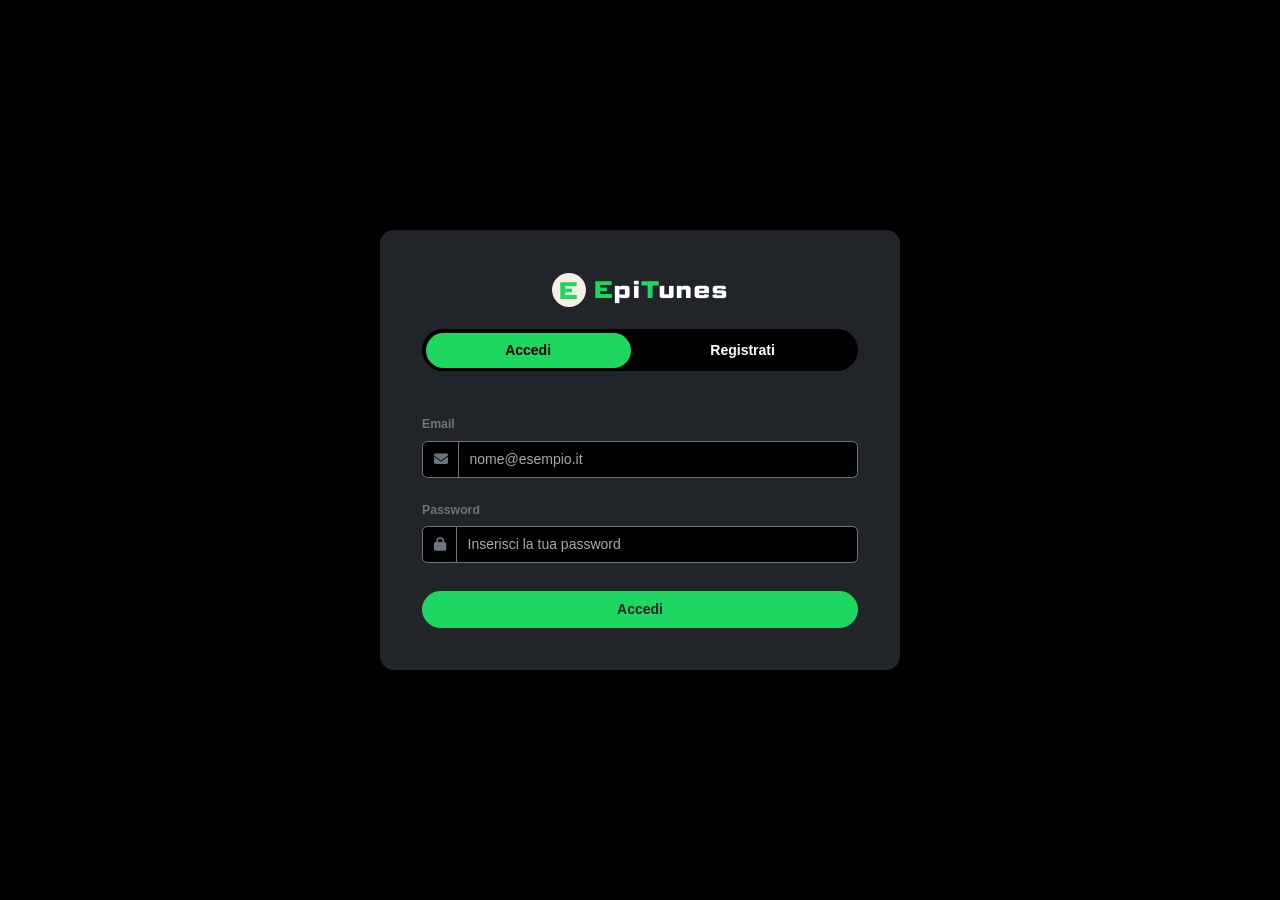
<file: album.html>
<!doctype html>
<html lang="it">

<head>
  <meta charset="UTF-8" />
  <meta name="viewport" content="width=device-width, initial-scale=1.0" />
  <title>EpiTunes — Album</title>
  <!-- Francesca: link BOOTSTRAP/ -->
  <link href="https://cdn.jsdelivr.net/npm/bootstrap@5.3.9/dist/css/bootstrap.min.css" rel="stylesheet"
    integrity="sha384-yEPZ7jP9S0QKiUQ0m3jjsO4ProIW7wvR9gXkI7JOGa2XVsw53Yke2bsdkBbjmmiX" crossorigin="anonymous" />
  <!-- Francesca: link icone -->
  <link rel="stylesheet" href="https://cdnjs.cloudflare.com/ajax/libs/font-awesome/6.5.1/css/all.min.css"
    integrity="sha512-DTOQO9RWCH3ppGqcWaEA1BIZOC6xxalwEsw9c2QQeAIftl+Vegovlnee1c9QX4TctnWMn13TZye+giMm8e2LwA=="
    crossorigin="anonymous" referrerpolicy="no-referrer" />
  <!-- Francesca: percorso CSS aggiornato alla cartella assets/ -->
  <link rel="stylesheet" href="assets/css/app.css" />
</head>

<body>
  <div class="app">
    <!--Francesca: sidebar fissa-->
    <aside class="sidebar">
      <div class="brand d-flex align-items-center gap-2">
        <div class="brand-mark d-grid rounded fw-bold">E</div>
        <span class="brand-text fw-bold"><span class="brand-e">E</span>pi<span class="brand-t">T</span>unes</span>
      </div>

      <!-- Gabriel: hamburger, su telefono e tablet; apre e chiude il menu con il collapse di Bootstrap -->
      <button type="button" class="menu-btn" data-bs-toggle="collapse" data-bs-target="#sidebar-menu"
        aria-controls="sidebar-menu" aria-expanded="false" aria-label="Apri il menu">
        <i class="fa-solid fa-bars"></i>
      </button>

      <!-- Gabriel: menu di telefono e tablet (Home, Cerca, preferiti); da lg è la sidebar sempre visibile -->
      <div class="sidebar-menu collapse" id="sidebar-menu">
        <nav class="sidebar-nav d-flex flex-column gap-1 mb-4">
          <a href="index.html" data-page="home" class="d-flex align-items-center gap-3 rounded text-decoration-none">
            <span class="ico"><i class="fa-solid fa-house"></i></span>
            <span>Home</span>
          </a>
          <a href="search.html" data-page="search" class="d-flex align-items-center gap-3 rounded text-decoration-none">
            <span class="ico"><i class="fa-sharp fa-solid fa-magnifying-glass text-white"></i></span>
            <span>Cerca</span>
          </a>
        </nav>

        <p class="sidebar-section-title text-uppercase m-0">
          I tuoi preferiti
        </p>
        <ul class="sidebar-list list-unstyled d-flex flex-column gap-1 m-0 p-0" id="sidebar-favs"></ul>
      </div>
    </aside>

    <main class="main">
      <header class="topbar d-flex align-items-center justify-content-between px-3 px-md-4 py-3">
        <div class="topbar-nav d-flex align-items-center gap-2">
          <button type="button" class="nav-btn" aria-label="Indietro">
            ‹
          </button>
        </div>
        <div class="user-pill ms-auto w-auto px-3 rounded-pill text-nowrap">
          Studente Epicode
        </div>
      </header>

      <section class="album-page container-fluid px-3 px-md-4 pb-5">
        <div
          class="album-hero d-flex flex-column flex-md-row align-items-start align-items-md-end gap-3 gap-md-4 py-3 py-md-4"
          id="album-hero"></div>
        <div class="hero-actions d-flex align-items-center gap-3 py-3" id="album-actions"></div>
        <div class="tracklist mt-2" id="tracklist"></div>
      </section>
    </main>

    <!--Francesca: player fisso nel footer-->
    <footer class="player align-items-center px-3 py-2">
      <div class="player-track d-flex align-items-center gap-3">
        <div class="player-cover rounded overflow-hidden flex-shrink-0">
          <img id="player-cover-img" class="w-100 h-100 object-fit-cover" alt="" />
        </div>
        <div class="player-meta overflow-hidden">
          <p class="player-title fw-semibold text-truncate m-0" id="player-title">
            Seleziona un brano
          </p>
          <p class="player-artist text-truncate m-0" id="player-artist">—</p>
        </div>
      </div>

      <div class="player-center d-flex flex-column align-items-center gap-1">
        <div class="player-controls d-flex align-items-center gap-3">
          <button type="button" class="btn-ctrl border-0 bg-transparent" id="btn-shuffle" aria-label="Shuffle">
            ⇄
          </button>
          <button type="button" class="btn-ctrl border-0 bg-transparent" id="btn-prev" aria-label="Precedente">
            ⏮
          </button>
          <button type="button"
            class="btn-play rounded-circle border-0 d-flex align-items-center justify-content-center p-0"
            id="btn-toggle" aria-label="Play/Pausa">
            ▶
          </button>
          <button type="button" class="btn-ctrl border-0 bg-transparent" id="btn-next" aria-label="Successivo">
            ⏭
          </button>
          <button type="button" class="btn-ctrl border-0 bg-transparent" id="btn-repeat" aria-label="Ripeti">
            ↻
          </button>
        </div>
        <div class="player-progress d-flex align-items-center gap-2 w-100">
          <span id="time-current">0:00</span>
          <div class="progress-bar flex-grow-1 rounded-pill" id="progress-bar">
            <div class="progress-fill h-100 rounded-pill" id="progress-fill"></div>
          </div>
          <span id="time-total">0:00</span>
        </div>
      </div>

      <div class="player-right align-items-center justify-content-end gap-2">
        <span>🔊</span>
        <div class="volume-bar rounded-pill" id="volume-bar">
          <div class="volume-fill h-100 rounded-pill" id="volume-fill" style="width: 80%"></div>
        </div>
      </div>
    </footer>
  </div>

  <audio id="audio-element"></audio>

  <!-- Francesca: script BOOTSTRAP/ -->
  <script src="https://cdn.jsdelivr.net/npm/@popperjs/core@2.11.8/dist/umd/popper.min.js"
    integrity="sha384-I7E8VVD/ismYTF4hNIPjVp/Zjvgyol6VFvRkX/vR+Vc4jQkC+hVqc2pM8ODewa9r"
    crossorigin="anonymous"></script>
  <script src="https://cdn.jsdelivr.net/npm/bootstrap@5.3.9/dist/js/bootstrap.min.js"
    integrity="sha384-89aa4glufciPv46aKltztWQEmk+Tu9W2RhzXr6VcnUUEub7F8+06RcL2RYLCOHUq"
    crossorigin="anonymous"></script>
  <!-- Francesca: percorsi JS aggiornati alla cartella assets/ -->
  <script src="assets/js/common.js"></script>
  <script src="assets/js/album.js"></script>
</body>

</html>
</file>
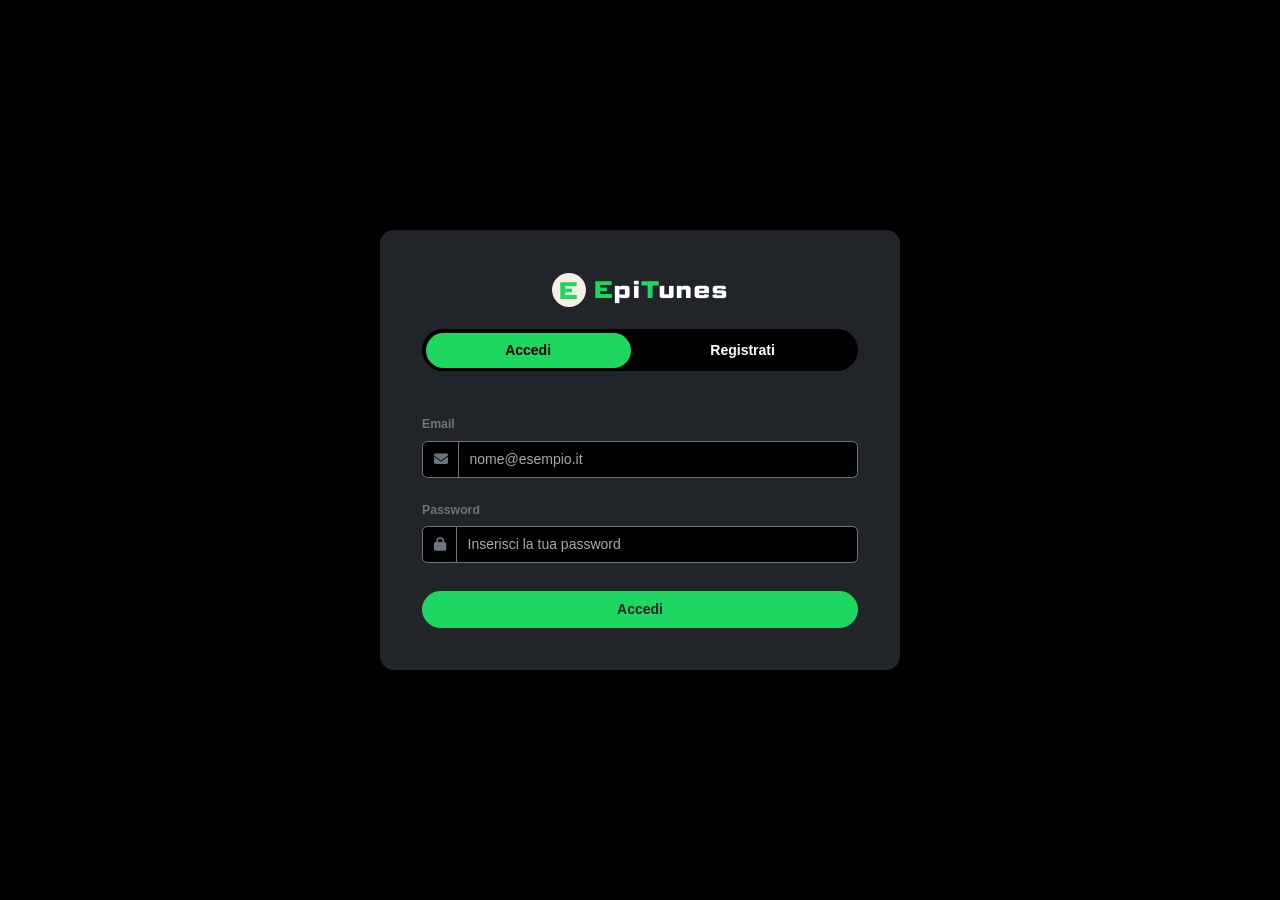
<file: artist.html>
<!doctype html>
<html lang="it">

<head>
  <meta charset="UTF-8" />
  <meta name="viewport" content="width=device-width, initial-scale=1.0" />
  <title>EpiTunes — Artista</title>
  <!-- Francesca: link BOOTSTRAP/ -->
  <link href="https://cdn.jsdelivr.net/npm/bootstrap@5.3.9/dist/css/bootstrap.min.css" rel="stylesheet"
    integrity="sha384-yEPZ7jP9S0QKiUQ0m3jjsO4ProIW7wvR9gXkI7JOGa2XVsw53Yke2bsdkBbjmmiX" crossorigin="anonymous" />
  <!-- Francesca: link icone -->
  <link rel="stylesheet" href="https://cdnjs.cloudflare.com/ajax/libs/font-awesome/6.5.1/css/all.min.css"
    integrity="sha512-DTOQO9RWCH3ppGqcWaEA1BIZOC6xxalwEsw9c2QQeAIftl+Vegovlnee1c9QX4TctnWMn13TZye+giMm8e2LwA=="
    crossorigin="anonymous" referrerpolicy="no-referrer" />
  <!-- Francesca: percorso CSS aggiornato alla cartella assets/ -->
  <link rel="stylesheet" href="assets/css/app.css" />
</head>

<body>
  <div class="app">
    <!--Francesca: sidebar fissa-->
    <aside class="sidebar">
      <div class="brand d-flex align-items-center gap-2">
        <div class="brand-mark d-grid rounded fw-bold">E</div>
        <span class="brand-text fw-bold"><span class="brand-e">E</span>pi<span class="brand-t">T</span>unes</span>
      </div>

      <!-- Gabriel: hamburger, su telefono e tablet; apre e chiude il menu con il collapse di Bootstrap -->
      <button type="button" class="menu-btn" data-bs-toggle="collapse" data-bs-target="#sidebar-menu"
        aria-controls="sidebar-menu" aria-expanded="false" aria-label="Apri il menu">
        <i class="fa-solid fa-bars"></i>
      </button>

      <!-- Gabriel: menu di telefono e tablet (Home, Cerca, preferiti); da lg è la sidebar sempre visibile -->
      <div class="sidebar-menu collapse" id="sidebar-menu">
        <nav class="sidebar-nav d-flex flex-column gap-1 mb-4">
          <a href="index.html" data-page="home" class="d-flex align-items-center gap-3 rounded text-decoration-none">
            <span class="ico"><i class="fa-solid fa-house"></i></span>
            <span>Home</span>
          </a>
          <a href="search.html" data-page="search" class="d-flex align-items-center gap-3 rounded text-decoration-none">
            <span class="ico"><i class="fa-sharp fa-solid fa-magnifying-glass text-white"></i></span>
            <span>Cerca</span>
          </a>
        </nav>

        <p class="sidebar-section-title text-uppercase m-0">
          I tuoi preferiti
        </p>
        <ul class="sidebar-list list-unstyled d-flex flex-column gap-1 m-0 p-0" id="sidebar-favs"></ul>
      </div>
    </aside>

    <main class="main">
      <header class="topbar d-flex align-items-center justify-content-between px-3 px-md-4 py-3">
        <div class="topbar-nav d-flex align-items-center gap-2">
          <button type="button" class="nav-btn" aria-label="Indietro">
            ‹
          </button>
        </div>
        <div class="user-pill ms-auto">Studente Epicode</div>
      </header>

      <section class="artist-page container-fluid px-3 px-md-4 pb-5">
        <div
          class="artist-hero d-flex flex-column flex-md-row align-items-start align-items-md-end gap-3 gap-md-4 py-3 py-md-4"
          id="artist-hero"></div>
        <div class="hero-actions d-flex align-items-center gap-3 py-3" id="artist-actions"></div>
        <div class="top-tracks mt-2" id="top-tracks"></div>
      </section>
      <!--giovanni: section per album-->
      <section class="container-fluid px-3 px-md-4 pb-5">
        <section class="row" id="row-albums">
          <h2>Album</h2>
          <div class="grid gap-4" id="grid-albums">

            
          </div>
        </section>
      </section>
      
    </main>

    <!--Francesca: player fisso nel footer-->
    <footer class="player align-items-center px-3 py-2">
      <div class="player-track d-flex align-items-center gap-3">
        <div class="player-cover rounded overflow-hidden flex-shrink-0">
          <img id="player-cover-img" class="w-100 h-100 object-fit-cover" alt="" />
        </div>
        <div class="player-meta overflow-hidden">
          <p class="player-title fw-semibold text-truncate m-0" id="player-title">
            Seleziona un brano
          </p>
          <p class="player-artist text-truncate m-0" id="player-artist">—</p>
        </div>
      </div>

      <div class="player-center d-flex flex-column align-items-center gap-1">
        <div class="player-controls d-flex align-items-center gap-3">
          <button type="button" class="btn-ctrl border-0 bg-transparent" id="btn-shuffle" aria-label="Shuffle">
            ⇄
          </button>
          <button type="button" class="btn-ctrl border-0 bg-transparent" id="btn-prev" aria-label="Precedente">
            ⏮
          </button>
          <button type="button"
            class="btn-play rounded-circle border-0 d-flex align-items-center justify-content-center p-0"
            id="btn-toggle" aria-label="Play/Pausa">
            ▶
          </button>
          <button type="button" class="btn-ctrl border-0 bg-transparent" id="btn-next" aria-label="Successivo">
            ⏭
          </button>
          <button type="button" class="btn-ctrl border-0 bg-transparent" id="btn-repeat" aria-label="Ripeti">
            ↻
          </button>
        </div>
        <div class="player-progress d-flex align-items-center gap-2 w-100">
          <span id="time-current">0:00</span>
          <div class="progress-bar flex-grow-1 rounded-pill" id="progress-bar">
            <div class="progress-fill h-100 rounded-pill" id="progress-fill"></div>
          </div>
          <span id="time-total">0:00</span>
        </div>
      </div>

      <div class="player-right align-items-center justify-content-end gap-2">
        <span>🔊</span>
        <div class="volume-bar rounded-pill" id="volume-bar">
          <div class="volume-fill h-100 rounded-pill" id="volume-fill" style="width: 80%"></div>
        </div>
      </div>
    </footer>
  </div>

  <audio id="audio-element"></audio>

  <!-- Francesca: script BOOTSTRAP/ -->
  <script src="https://cdn.jsdelivr.net/npm/@popperjs/core@2.11.8/dist/umd/popper.min.js"
    integrity="sha384-I7E8VVD/ismYTF4hNIPjVp/Zjvgyol6VFvRkX/vR+Vc4jQkC+hVqc2pM8ODewa9r"
    crossorigin="anonymous"></script>
  <script src="https://cdn.jsdelivr.net/npm/bootstrap@5.3.9/dist/js/bootstrap.min.js"
    integrity="sha384-89aa4glufciPv46aKltztWQEmk+Tu9W2RhzXr6VcnUUEub7F8+06RcL2RYLCOHUq"
    crossorigin="anonymous"></script>
  <!-- Francesca: percorsi JS aggiornati alla cartella assets/ -->
  <script src="assets/js/common.js"></script>
  <script src="assets/js/artist.js"></script>
</body>

</html>
</file>
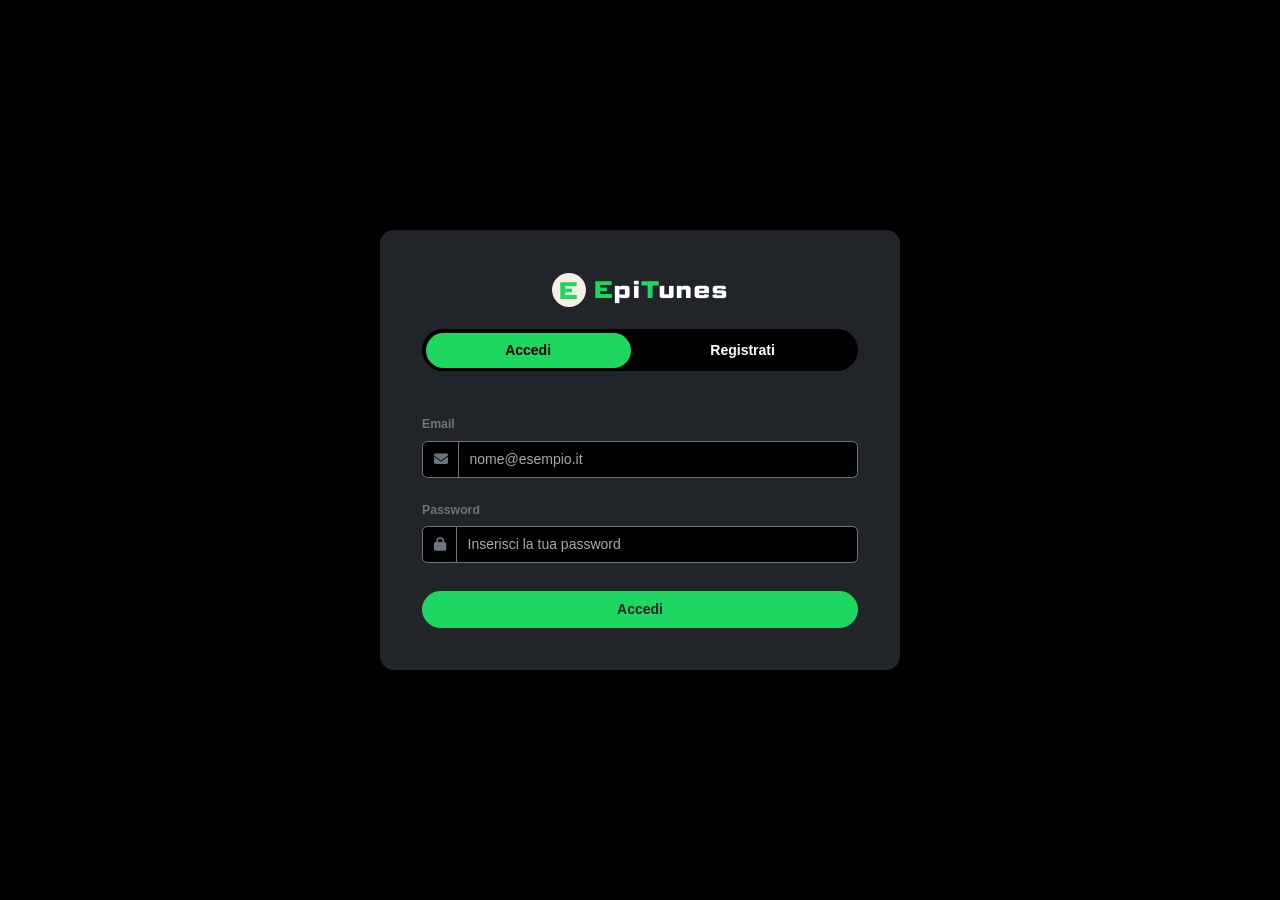
<file: login.html>
<!doctype html>
<html lang="it" data-bs-theme="dark">
  <head>
    <meta charset="UTF-8" />
    <meta name="viewport" content="width=device-width, initial-scale=1.0" />
    <title>EpiTunes — Accedi o Registrati</title>
    <!--Francesca: link Bootstrap 5 CSS-->
    <link
      href="https://cdn.jsdelivr.net/npm/bootstrap@5.3.9/dist/css/bootstrap.min.css"
      rel="stylesheet"/>
    <!--Francesca: link icone Font Awesome-->
    <link
      rel="stylesheet"
      href="https://cdnjs.cloudflare.com/ajax/libs/font-awesome/6.5.1/css/all.min.css"
      integrity="sha512-DTOQO9RWCH3ppGqcWaEA1BIZOC6xxalwEsw9c2QQeAIftl+Vegovlnee1c9QX4TctnWMn13TZye+giMm8e2LwA=="
      crossorigin="anonymous"
      referrerpolicy="no-referrer"/>
    <!--Francesca: CSS personalizzato-->
    <link rel="stylesheet" href="assets/css/app.css" />
  </head>

  <body class="bg-black text-white overflow-auto">
    <main class="container min-vh-100 d-flex align-items-center justify-content-center py-4">
      <div class="card bg-dark border-secondary-subtle rounded-4 shadow-lg p-4 p-md-5 w-100" style="max-width: 520px">
        <div class="card-body p-0">
          <!--Francesca: logo EpiTunes-->
          <div class="brand auth-brand d-flex justify-content-center align-items-center gap-2 mb-4">
            <div class="brand-mark fw-bold">E</div>
            <span class="brand-text fw-bold">
              <span class="brand-e">E</span>pi<span class="brand-t">T</span>unes
            </span>
          </div>

          <!--Francesca: pulsanti Bootstrap per passare tra Accedi e Registrati-->
          <ul class="nav nav-pills nav-fill bg-black p-1 rounded-pill mb-5" id="auth-tabs" role="tablist">
            <li class="nav-item" role="presentation">
              <button class="nav-link active rounded-pill fw-semibold" id="tab-login-btn" data-bs-toggle="pill" data-bs-target="#pane-login" type="button" role="tab" aria-controls="pane-login" aria-selected="true">
                Accedi
              </button>
            </li>
            <li class="nav-item" role="presentation">
              <button class="nav-link rounded-pill fw-semibold" id="tab-register-btn" data-bs-toggle="pill" data-bs-target="#pane-register" type="button" role="tab" aria-controls="pane-register" aria-selected="false">
                Registrati
              </button>
            </li>
          </ul>

          <!--Francesca: riquadro messaggio di errore o conferma-->
          <div id="auth-alert" class="alert alert-danger py-2 px-3 small d-none" role="alert">
          </div>

          <div class="tab-content">
            <!--Francesca: SEZIONE ACCEDI-->
            <div
              class="tab-pane fade show active"
              id="pane-login"
              role="tabpanel"
              aria-labelledby="tab-login-btn">
              <form id="login-form" class="d-flex flex-column gap-4">
                <div>
                  <label
                    for="login-email"
                    class="form-label text-secondary small fw-semibold">
                    Email
                  </label>
                  <div class="input-group">
                    <span
                      class="input-group-text bg-black border-secondary text-secondary">
                      <i class="fa-solid fa-envelope"></i>
                    </span>
                    <input
                      type="email"
                      id="login-email"
                      class="form-control bg-black text-white border-secondary py-2"
                      placeholder="nome@esempio.it"
                      required/>
                  </div>
                </div>

                <div>
                  <label
                    for="login-password"
                    class="form-label text-secondary small fw-semibold">
                    Password
                  </label>
                  <div class="input-group">
                    <span
                      class="input-group-text bg-black border-secondary text-secondary">
                      <i class="fa-solid fa-lock"></i>
                    </span>
                    <input
                      type="password"
                      id="login-password"
                      class="form-control bg-black text-white border-secondary py-2"
                      placeholder="Inserisci la tua password"
                      required/>
                  </div>
                </div>

                <button
                  type="submit"
                  class="btn btn-epitunes text-dark
                   fw-bold rounded-pill py-2 mt-2 w-100">
                  Accedi
                </button>
              </form>
            </div>

            <!--Francesca: SEZIONE REGISTRATI-->
            <div
              class="tab-pane fade"
              id="pane-register"
              role="tabpanel"
              aria-labelledby="tab-register-btn">
              <form id="register-form" class="d-flex flex-column gap-4">
                <div class="row g-2">
                  <div class="col-6">
                    <label
                      for="reg-first-name"
                      class="form-label text-secondary small fw-semibold">
                      Nome
                    </label>
                    <input
                      type="text"
                      id="reg-first-name"
                      class="form-control bg-black text-white border-secondary py-2"
                      placeholder="es. Mario"
                      required/>
                  </div>
                  <div class="col-6">
                    <label
                      for="reg-last-name"
                      class="form-label text-secondary small fw-semibold">
                      Cognome
                    </label>
                    <input
                      type="text"
                      id="reg-last-name"
                      class="form-control bg-black text-white border-secondary py-2"
                      placeholder="es. Verdi"
                      required/>
                  </div>
                </div>

                <div>
                  <label
                    for="reg-email"
                    class="form-label text-secondary small fw-semibold">
                    Email
                  </label>
                  <div class="input-group">
                    <span
                      class="input-group-text bg-black border-secondary text-secondary">
                      <i class="fa-solid fa-envelope"></i>
                    </span>
                    <input
                      type="email"
                      id="reg-email"
                      class="form-control bg-black text-white border-secondary py-2"
                      placeholder="nome@esempio.it"
                      required/>
                  </div>
                </div>

                <div>
                  <label
                    for="reg-password" class="form-label text-secondary small fw-semibold">
                    Password
                  </label>
                  <div class="input-group">
                    <span class="input-group-text bg-black border-secondary text-secondary">
                      <i class="fa-solid fa-lock"></i>
                    </span>
                    <input type="password" id="reg-password" class="form-control bg-black text-white border-secondary py-2" placeholder="Crea una password (min. 6 caratteri)" minlength="6" required/>
                  </div>
                </div>

                <button type="submit" class="btn btn-epitunes text-dark fw-bold rounded-pill py-2 mt-2 w-100">
                  Crea account
                </button>
              </form>
            </div>
          </div>
        </div>
      </div>
    </main>

    <!--Francesca: script Bootstrap 5 (serve per far funzionare le tab Accedi/Registrati)-->
    <script
      src="https://cdn.jsdelivr.net/npm/@popperjs/core@2.11.8/dist/umd/popper.min.js"
      integrity="sha384-I7E8VVD/ismYTF4hNIPjVp/Zjvgyol6VFvRkX/vR+Vc4jQkC+hVqc2pM8ODewa9r"
      crossorigin="anonymous">
    </script>
    <script
      src="https://cdn.jsdelivr.net/npm/bootstrap@5.3.9/dist/js/bootstrap.min.js"
      integrity="sha384-89aa4glufciPv46aKltztWQEmk+Tu9W2RhzXr6VcnUUEub7F8+06RcL2RYLCOHUq"
      crossorigin="anonymous">
    </script>

    <!--Francesca: script common e login-->
    <script src="assets/js/common.js"></script>
    <script src="assets/js/login.js"></script>
  </body>
</html>
</file>
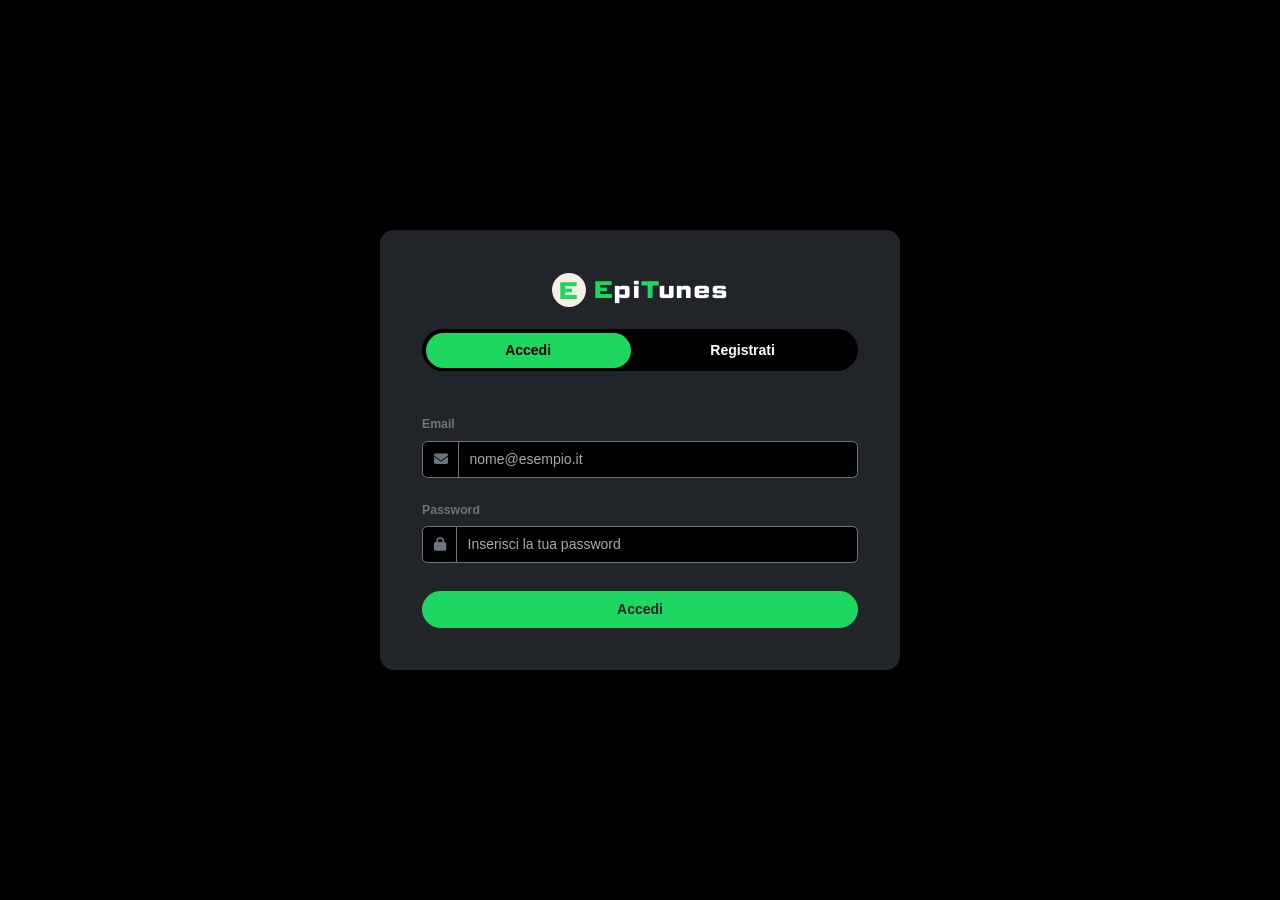
<file: search.html>
<!doctype html>
<html lang="it">

<head>
  <meta charset="UTF-8" />
  <meta name="viewport" content="width=device-width, initial-scale=1.0" />
  <title>EpiTunes — Cerca</title>
  <!-- Gabriel: percorsi di CSS e JS aggiornati alla cartella assets/ -->
  <link href="https://cdn.jsdelivr.net/npm/bootstrap@5.3.9/dist/css/bootstrap.min.css" rel="stylesheet" />
  <!-- Francesca: link icone -->
  <link rel="stylesheet" href="https://cdnjs.cloudflare.com/ajax/libs/font-awesome/6.5.1/css/all.min.css"
    integrity="sha512-DTOQO9RWCH3ppGqcWaEA1BIZOC6xxalwEsw9c2QQeAIftl+Vegovlnee1c9QX4TctnWMn13TZye+giMm8e2LwA=="
    crossorigin="anonymous" referrerpolicy="no-referrer" />
  <link rel="stylesheet" href="assets/css/app.css" />
</head>

<body>
  <div class="app">
    <!--Francesca: sidebar fissa-->
    <aside class="sidebar">
      <div class="brand d-flex align-items-center gap-2">
        <div class="brand-mark d-grid rounded fw-bold">E</div>
        <span class="brand-text fw-bold"><span class="brand-e">E</span>pi<span class="brand-t">T</span>unes</span>
      </div>

      <!-- Gabriel: hamburger, su telefono e tablet; apre e chiude il menu con il collapse di Bootstrap -->
      <button type="button" class="menu-btn" data-bs-toggle="collapse" data-bs-target="#sidebar-menu"
        aria-controls="sidebar-menu" aria-expanded="false" aria-label="Apri il menu">
        <i class="fa-solid fa-bars"></i>
      </button>

      <!-- Gabriel: menu di telefono e tablet (Home, Cerca, preferiti); da lg è la sidebar sempre visibile -->
      <div class="sidebar-menu collapse" id="sidebar-menu">
        <nav class="sidebar-nav d-flex flex-column gap-1 mb-4">
          <a href="index.html" data-page="home" class="d-flex align-items-center gap-3 rounded text-decoration-none">
            <span class="ico"><i class="fa-solid fa-house"></i></span>
            <span>Home</span>
          </a>
          <a href="search.html" data-page="search" class="d-flex align-items-center gap-3 rounded text-decoration-none">
            <span class="ico"><i class="fa-sharp fa-solid fa-magnifying-glass text-white"></i></span>
            <span>Cerca</span>
          </a>
        </nav>

        <p class="sidebar-section-title text-uppercase m-0">
          I tuoi preferiti
        </p>
        <ul class="sidebar-list list-unstyled d-flex flex-column gap-1 m-0 p-0" id="sidebar-favs"></ul>
      </div>
    </aside>

    <main class="main">
      <header class="topbar">
        <div class="user-pill ms-auto">Studente Epicode</div>
      </header>

      <section class="search">
        <div class="search-box">
          <input type="text" id="search-input" class="search-input"
            placeholder="Cerca un brano, un album, un artista..." autocomplete="off" />
          <!--Francesca: pulsante X per cancellare il testo cercato-->
          <button type="button" id="search-clear" class="search-clear-btn" aria-label="Cancella ricerca" hidden>
            &times;
          </button>
        </div>

        <!--Francesca: sezione ricerche recenti visibile solo quando la barra è vuota-->
        <section id="recent-searches-section" class="mt-4" hidden>
          <div class="d-flex align-items-center justify-content-between mb-3">
            <h2 class="h5 fw-bold text-white m-0">Ricerche recenti</h2>
            <button
              type="button"
              id="clear-recent-searches"
              class="btn btn-sm btn-link text-secondary text-decoration-none p-0"
            >
              Cancella cronologia
            </button>
          </div>
          <div id="recent-searches-list" class="d-flex flex-wrap gap-2 mb-4"></div>
        </section>

        <!--Francesca: brani dell'ultima ricerca con lo stesso layout delle card Brani-->
          <section class="row" id="recent-tracks-box" hidden>
            <h2>Brani cercati di recente</h2>
            <div class="grid" id="grid-recent-tracks"></div>
          </section>

        <div class="search-results">
          <section class="row" id="row-tracks" hidden>
            <h2>Brani</h2>
            <div class="grid" id="grid-tracks"></div>
          </section>
          <section class="row" id="row-albums" hidden>
            <h2>Album</h2>
            <div class="grid" id="grid-albums"></div>
          </section>
          <section class="row" id="row-artists" hidden>
            <h2>Artisti</h2>
            <div class="grid" id="grid-artists"></div>
          </section>
        </div>
      </section>
    </main>

    <!--Francesca: player fisso nel footer-->
    <footer class="player align-items-center px-3 py-2">
      <div class="player-track d-flex align-items-center gap-3">
        <div class="player-cover rounded overflow-hidden flex-shrink-0">
          <img id="player-cover-img" class="w-100 h-100 object-fit-cover" alt="" />
        </div>
        <div class="player-meta overflow-hidden">
          <p class="player-title fw-semibold text-truncate m-0" id="player-title">
            Seleziona un brano
          </p>
          <p class="player-artist text-truncate m-0" id="player-artist">—</p>
        </div>
      </div>

      <div class="player-center d-flex flex-column align-items-center gap-1">
        <div class="player-controls d-flex align-items-center gap-3">
          <button type="button" class="btn-ctrl border-0 bg-transparent" id="btn-shuffle" aria-label="Shuffle">
            ⇄
          </button>
          <button type="button" class="btn-ctrl border-0 bg-transparent" id="btn-prev" aria-label="Precedente">
            ⏮
          </button>
          <button type="button"
            class="btn-play rounded-circle border-0 d-flex align-items-center justify-content-center p-0"
            id="btn-toggle" aria-label="Play/Pausa">
            ▶
          </button>
          <button type="button" class="btn-ctrl border-0 bg-transparent" id="btn-next" aria-label="Successivo">
            ⏭
          </button>
          <button type="button" class="btn-ctrl border-0 bg-transparent" id="btn-repeat" aria-label="Ripeti">
            ↻
          </button>
        </div>
        <div class="player-progress d-flex align-items-center gap-2 w-100">
          <span id="time-current">0:00</span>
          <div class="progress-bar flex-grow-1 rounded-pill" id="progress-bar">
            <div class="progress-fill h-100 rounded-pill" id="progress-fill"></div>
          </div>
          <span id="time-total">0:00</span>
        </div>
      </div>

      <div class="player-right align-items-center justify-content-end gap-2">
        <span>🔊</span>
        <div class="volume-bar rounded-pill" id="volume-bar">
          <div class="volume-fill h-100 rounded-pill" id="volume-fill" style="width: 80%"></div>
        </div>
      </div>
    </footer>
  </div>

  <audio id="audio-element"></audio>

  <script src="https://cdn.jsdelivr.net/npm/@popperjs/core@2.11.8/dist/umd/popper.min.js"
    integrity="sha384-I7E8VVD/ismYTF4hNIPjVp/Zjvgyol6VFvRkX/vR+Vc4jQkC+hVqc2pM8ODewa9r"
    crossorigin="anonymous"></script>
  <script src="https://cdn.jsdelivr.net/npm/bootstrap@5.3.9/dist/js/bootstrap.min.js"
    integrity="sha384-89aa4glufciPv46aKltztWQEmk+Tu9W2RhzXr6VcnUUEub7F8+06RcL2RYLCOHUq"
    crossorigin="anonymous"></script>

  <script src="assets/js/common.js"></script>
  <script src="assets/js/search.js"></script>
</body>

</html>
</file>
<file: assets/css/app.css>
/* ============================================================
   EpiTunes — CSS dell'app
   Layout a tre zone (sidebar, main, player), tema scuro ispirato
   a Spotify. Bootstrap si carica prima di questo file: a parità
   di selettore vincono queste regole.

   RESPONSIVE (mobile-first)
   - Stile base = mobile (sotto i 768px)
   - In fondo al file, tutte insieme: prima md (768px), poi lg (992px)
   ============================================================ */

/* ============================ Token ============================ */
@import url("https://fonts.googleapis.com/css2?family=Science+Gothic:wght@100..900&display=swap");

:root {
  --bg-base: #121212;
  --bg-elev: #181818;
  --bg-elev-hover: #282828;
  --bg-sidebar: #000;
  --text-primary: #fff;
  --text-secondary: #b3b3b3;
  --success: #1ed760; /* verde "play" */
  --danger: #e25555;
  --border: #2a2a2a;
  --radius-sm: 6px;
  --radius-md: 10px;
  --shadow: 0 6px 24px rgba(0, 0, 0, 0.5);
}

/* ============================ Base ============================ */

* {
  box-sizing: border-box;
}

/* Pagina a tutto schermo: scorre solo il main */
html,
body {
  height: 100%;
  margin: 0;
  background: var(--bg-base);
  color: var(--text-primary);
  font-family: -apple-system, BlinkMacSystemFont, "Segoe UI", Roboto,
    "Helvetica Neue", Arial, sans-serif;
  font-size: 14px;
  overflow: hidden;
}

a {
  color: inherit;
  text-decoration: none;
}

button {
  font-family: inherit;
  cursor: pointer;
}

/* ============================ Pattern condivisi ============================ */

/* Testo su una riga, con i puntini se è troppo lungo */
.sidebar-list li,
.card-title,
.card-sub,
.track-title,
.player-title,
.player-artist {
  overflow: hidden;
  text-overflow: ellipsis;
  white-space: nowrap;
}

/* Immagini che riempiono il loro riquadro */
.card-image-wrap img,
.album-cover img,
.player-cover img {
  width: 100%;
  height: 100%;
  object-fit: cover;
  display: block;
}

/* Bottoni tondi con l'icona al centro */
.brand-mark,
.nav-btn,
.card-play,
.card-fav,
.btn-play-big,
.btn-play {
  border-radius: 50%;
  display: grid;
  place-items: center;
}

/* Copertina tonda (artisti) */
.card-image-wrap.round,
.album-cover.round {
  border-radius: 50%;
}

/* ============================ Logo (sidebar e login) ============================ */

.brand-mark {
  width: 28px;
  height: 28px;
  background: #f5efe6;
  color: var(--success);
  font-weight: 900;
  font-family: "Science Gothic", sans-serif;
  /* vince sulla classe rounded di Bootstrap, che ha già !important */
  border-radius: 50% !important;
}

.brand-e,
.brand-t {
  color: var(--success);
}

/* Gabriel: il nome si vede sempre, nella barra e nella sidebar */
.brand-text {
  display: inline;
  font-family: "Science Gothic", sans-serif;
}

/* Logo nel Login */
.auth-brand {
  font-size: 24px;
  letter-spacing: 0.5px;

  .brand-mark {
    width: 34px;
    height: 34px;
  }
}

/* ============================ Layout 3 zone ============================ */

/* Gabriel: layout mobile-first. Luca: su mobile la sidebar è una barra in alto */
.app {
  display: grid;
  grid-template-columns: 1fr;
  grid-template-rows: auto 1fr 90px;
  grid-template-areas:
    "sidebar"
    "main"
    "player";
  height: 100vh;
}

/* Main: l'unica zona che scorre */
.main {
  grid-area: main;
  background: linear-gradient(180deg, #1f1f1f 0%, var(--bg-base) 280px);
  overflow-y: auto;
  position: relative;
}

/* ============================ Sidebar ============================ */

/* Gabriel: telefono e tablet barra con logo e hamburger, completa da lg. Luca: su mobile barra con logo, Home e Cerca */
.sidebar {
  grid-area: sidebar;
  display: flex;
  flex-wrap: wrap;
  align-items: center;
  justify-content: space-between;
  gap: 16px;
  background: var(--bg-sidebar);
  padding: 8px 16px;
  overflow-y: auto;

  /* Gabriel: hamburger a destra della barra, su telefono e tablet */
  .menu-btn {
    display: grid;
    place-items: center;
    width: 40px;
    height: 40px;
    border: none;
    border-radius: var(--radius-sm);
    background: transparent;
    color: var(--text-primary);
    font-size: 20px;

    &:hover {
      background: var(--bg-elev-hover);
    }
  }

  /* Gabriel: menu sotto la barra su telefono e tablet (lo apre l'hamburger); da lg sempre visibile */
  .sidebar-menu {
    flex-basis: 100%;
    max-height: 60vh;
    overflow-y: auto;
  }

  .brand {
    display: flex;
    align-items: center;
    gap: 10px;
    font-weight: 700;
    font-size: 18px;
    letter-spacing: 0.5px;
  }

  /* Navigazione: Home e Cerca in colonna */
  .sidebar-nav {
    display: flex;
    flex-direction: column;
    gap: 4px;
    margin-bottom: 8px;

    a {
      display: flex;
      align-items: center;
      gap: 14px;
      padding: 8px 12px;
      border-radius: var(--radius-sm);
      color: var(--text-secondary);
      font-weight: 600;

      &:hover {
        color: var(--text-primary);
        background: var(--bg-elev-hover);
      }

      &.active {
        color: var(--text-primary);
        background: var(--bg-elev);
      }

      .ico {
        font-size: 18px;
        width: 22px;
        text-align: center;
      }
    }
  }

  /* Preferiti: titolo e lista, nel menu di telefono e tablet e nella sidebar da lg */
  .sidebar-section-title {
    display: block;
    text-transform: uppercase;
    font-size: 11px;
    letter-spacing: 1px;
    color: var(--text-secondary);
    padding: 16px 12px 8px;
    margin: 0;
  }

  .sidebar-list {
    display: flex;
    flex-direction: column;
    gap: 2px;
    padding: 0 4px;
    list-style: none;
    margin: 0;

    li {
      padding: 6px 8px;
      font-size: 13px;
      color: var(--text-secondary);
      border-radius: 4px;

      &:hover {
        color: var(--text-primary);
        background: var(--bg-elev);
      }
    }
  }
}

/* ============================ Topbar ============================ */

/* Topbar: frecce e utente, ferma in cima mentre il main scorre */
.topbar {
  position: sticky;
  top: 0;
  z-index: 5;
  background: rgba(18, 18, 18, 0.7);
  backdrop-filter: blur(20px);
  display: flex;
  align-items: center;
  justify-content: space-between;
  padding: 14px 24px;


  
  .topbar-nav {
    display: flex;
    gap: 8px;

    /* Luca: frecce nascoste; ‹ compare solo in Album e Artista, per tornare indietro */
    .nav-btn {
      display: none;
      width: 32px;
      height: 32px;
      border: none;
      background: rgba(0, 0, 0, 0.6);
      color: #fff;
      font-size: 18px;
      line-height: 1;

      .main:has(.album-page, .artist-page) &[aria-label="Indietro"] {
        display: grid;
      }
    }
  }

  /* Luca: pallino alto come le frecce; con le iniziali è tondo, con un nome lungo si allarga */
  .user-pill {
    display: grid;
    place-items: center;
    min-width: 32px;
    height: 32px;
    padding: 0 6px;
    background: rgba(0, 0, 0, 0.6);
    border-radius: 999px;
    font-weight: 600;
    font-size: 13px;
  }
}

/* ============================ Pagine ============================ */

.home,
.search,
.album-page,
.artist-page {
  padding: 16px 24px 32px;
}

/* ============================ Cerca ============================ */

/*Francesca: contenitore input ricerca + pulsante X interno*/
.search-box {
  position: relative;
  display: inline-flex;
  align-items: center;
  width: 100%;
  max-width: 380px;

  #search-input {
    width: 100%;
    padding: 0.65rem 2.4rem 0.65rem 1.25rem;
    border: 0;
    border-radius: 999px;
    background: #fff;
    color: var(--bg-base);
    font-size: 0.9rem;
    outline: none;
  }

  .search-clear-btn {
    position: absolute;
    top: 50%;
    right: 14px;
    transform: translateY(-50%);
    padding: 0 4px;
    border: 0;
    background: transparent;
    color: #555;
    font-size: 1.35rem;
    line-height: 1;

    &:hover {
      color: #000;
    }
  }
}

/*Francesca: pillole delle ricerche recenti nella pagina Cerca*/
.recent-search-chip {
  display: inline-flex;
  align-items: center;
  gap: 8px;
  padding: 6px 14px;
  border-radius: 999px;
  background: #242424;
  color: #fff;
  border: 1px solid #333;
  font-size: 0.9rem;
  cursor: pointer;
  transition: background-color 0.15s ease;

  &:hover {
    background: #333;
  }

  .chip-remove {
    color: #999;
    font-weight: 700;
    line-height: 1;

    &:hover {
      color: #fff;
    }
  }
}

/* ============================ Righe e griglia ============================ */

/* Riga di Home e Cerca: titolo e griglia di card */
.row {
  margin-top: 24px;

  h2 {
    margin: 0 0 12px;
    font-size: 22px;
    font-weight: 700;
  }

  .grid {
    display: grid;
    grid-template-columns: repeat(auto-fill, minmax(140px, 1fr));
    gap: 16px;
  }
}

/* ============================ Card ============================ */

/* Card di brano, album o artista */
.card {
  background: var(--bg-elev);
  /* Luca: colore e bordo nostri, non quelli di Bootstrap */
  color: var(--text-primary);
  border: none;
  border-radius: var(--radius-md);
  padding: 14px;
  transition: background 0.18s ease;
  position: relative;
  cursor: pointer;

  &:hover {
    background: var(--bg-elev-hover);
  }

  .card-image-wrap {
    position: relative;
    width: 100%;
    aspect-ratio: 1 / 1;
    border-radius: var(--radius-sm);
    overflow: hidden;
    margin-bottom: 12px;
    background: #000;
  }

  .card-title {
    font-weight: 700;
    font-size: 14px;
    margin: 0 0 4px;
  }

  .card-sub {
    color: var(--text-secondary);
    font-size: 12px;
    margin: 0;
  }

  /* Play: sale e compare al passaggio sulla card */
  .card-play {
    position: absolute;
    right: 22px;
    bottom: 82px;
    width: 48px;
    height: 48px;
    background: var(--success);
    color: #000;
    border: none;
    font-size: 20px;
    box-shadow: var(--shadow);
    opacity: 0;
    transform: translateY(8px);
    transition:
      opacity 0.2s,
      transform 0.2s;
  }

  /* Cuore: compare al passaggio, resta acceso sui preferiti */
  .card-fav {
    position: absolute;
    top: 8px;
    right: 8px;
    width: 32px;
    height: 32px;
    background: rgba(0, 0, 0, 0.5);
    color: #fff;
    border: none;
    font-size: 16px;
    opacity: 0;
    transition: opacity 0.2s;

    &.is-fav {
      opacity: 1;
      color: var(--danger);
    }
  }

  &:hover .card-play {
    opacity: 1;
    transform: translateY(0);
  }

  &:hover .card-fav {
    opacity: 1;
  }
}

/* ============================ Hero album / artista ============================ */

/* Gabriel: hero mobile-first. Mobile: cover sopra, testi sotto; da md affiancati */
.album-hero,
.artist-hero {
  display: flex;
  flex-direction: column;
  gap: 24px;
  align-items: flex-start;
  padding: 24px 0 16px;

  .album-cover {
    width: 160px;
    height: 160px;
    border-radius: var(--radius-md);
    overflow: hidden;
    background: #000;
    box-shadow: var(--shadow);
    flex-shrink: 0;
  }

  .hero-meta {
    display: flex;
    flex-direction: column;
    gap: 8px;
    min-width: 0;
  }

  .hero-kicker {
    font-size: 12px;
    font-weight: 700;
    text-transform: uppercase;
    letter-spacing: 1px;
  }

  .hero-title {
    font-size: clamp(32px, 6vw, 72px);
    font-weight: 900;
    line-height: 1.05;
    margin: 0;
  }

  .hero-sub {
    color: var(--text-secondary);
    font-size: 14px;
    margin: 0;
  }
}

/* Azioni sotto l'hero: Play grande */
.hero-actions {
  display: flex;
  align-items: center;
  gap: 16px;
  padding: 16px 0 24px;

  .btn-play-big {
    width: 56px;
    height: 56px;
    background: var(--success);
    color: #000;
    border: none;
    font-size: 24px;
  }
}

/* ============================ Tracklist ============================ */

.tracklist {
  margin-top: 8px;
}

/* Riga del brano, in Album e Artista: numero, titolo, durata, cuore */
.track-row {
  display: grid;
  grid-template-columns: 32px 1fr 80px 48px;
  align-items: center;
  gap: 12px;
  padding: 8px 12px;
  border-radius: var(--radius-sm);
  cursor: pointer;
  transition: background 0.15s;

  &:hover {
    background: var(--bg-elev);
  }

  &.is-playing {
    color: var(--success);
  }

  .track-num {
    color: var(--text-secondary);
    text-align: center;
  }

  .track-title {
    font-weight: 600;
  }

  .track-time {
    color: var(--text-secondary);
    text-align: right;
  }

  .track-fav {
    background: transparent;
    border: none;
    color: var(--text-secondary);
    font-size: 16px;

    &.is-fav {
      color: var(--danger);
    }
  }
}

/* ============================ Player ============================ */

/* Gabriel: player mobile-first. Mobile: brano e controlli; da md tre colonne col volume */
.player {
  grid-area: player;
  background: var(--bg-elev);
  border-top: 1px solid var(--border);
  padding: 12px 16px;
  display: grid;
  grid-template-columns: 1fr 1fr;
  align-items: center;
  gap: 8px;

  /* Brano in corso: copertina, titolo, artista */
  .player-track {
    display: flex;
    align-items: center;
    gap: 12px;
    min-width: 0;

    .player-cover {
      width: 56px;
      height: 56px;
      border-radius: 4px;
      background: #000;
      overflow: hidden;
      flex-shrink: 0;
    }

    .player-meta {
      min-width: 0;
    }

    .player-title {
      font-size: 13px;
      font-weight: 600;
      margin: 0;
    }

    .player-artist {
      font-size: 11px;
      color: var(--text-secondary);
      margin: 0;
    }
  }

  /* Controlli e avanzamento del brano */
  .player-center {
    display: flex;
    flex-direction: column;
    align-items: center;
    gap: 6px;

    .player-controls {
      display: flex;
      align-items: center;
      gap: 16px;

      .btn-ctrl {
        background: transparent;
        border: none;
        color: var(--text-secondary);
        font-size: 16px;
        position: relative;

        &:hover {
          color: var(--text-primary);
        }

        /* Francesca: colore verde Spotify quando shuffle o repeat sono attivi */
        &.is-active {
          color: var(--success);
        }

        /* Francesca: puntino verde sotto l'icona attiva come su Spotify */
        &.is-active::after {
          content: "";
          position: absolute;
          bottom: -4px;
          left: 50%;
          transform: translateX(-50%);
          width: 4px;
          height: 4px;
          border-radius: 50%;
          background: var(--success);
        }
      }

      .btn-play {
        width: 36px;
        height: 36px;
        background: #fff;
        color: #000;
        border: none;
        font-size: 14px;
      }
    }

    .player-progress {
      display: flex;
      align-items: center;
      gap: 8px;
      width: 100%;
      max-width: 600px;
      font-size: 11px;
      color: var(--text-secondary);
    }
  }

  /* Volume: compare da md */
  .player-right {
    display: none;
    align-items: center;
    justify-content: flex-end;
    gap: 10px;

    /*Francesca: barra del volume larga la metà rispetto allo spazio destro*/
    #volume-bar {
      width: 50%;
      max-width: 160px;
      flex: none;
    }
  }

  /* Barre di avanzamento e volume: la parte piena diventa verde al passaggio */
  .progress-bar,
  .volume-bar {
    flex: 1;
    height: 4px;
    background: #4d4d4d;
    border-radius: 2px;
    /* .progress-bar di Bootstrap ha overflow: hidden, che taglierebbe il pallino */
    overflow: visible;
    cursor: pointer;
    position: relative;
    user-select: none;
    touch-action: none;

    .progress-fill,
    .volume-fill {
      height: 100%;
      width: 0%;
      background: var(--text-primary);
      border-radius: 2px;
      position: relative;

      /* Francesca: pallino bianco nascosto a riposo */
      &::after {
        content: "";
        position: absolute;
        right: -6px;
        top: 50%;
        transform: translateY(-50%);
        width: 12px;
        height: 12px;
        border-radius: 50%;
        background: #fff;
        box-shadow: 0 2px 6px rgba(0, 0, 0, 0.5);
        opacity: 0;
        pointer-events: none;
        transition: opacity 0.15s ease;
      }
    }

    &:hover .progress-fill,
    &:hover .volume-fill {
      background: var(--success);

      /* Francesca: l passaggio del mouse nella barra compare il pallino */
      &::after {
        opacity: 1;
      }
    }
  }
}

/* ============================ Caricamento e login ============================ */

.loader {
  padding: 32px;
  text-align: center;
  color: var(--text-secondary);
}

/*Francesca: bottoni Accedi e Crea account */
.btn-epitunes {
  background: var(--success);
  border-color: var(--success);
  color: #000;
  transition:
    background-color 0.15s ease,
    transform 0.1s ease;

  &:hover,
  &:focus {
    background: #1fdf64;
    border-color: #1fdf64;
    color: #000;
  }
}

/* Gabriel: pillole del login (Accedi / Registrati): testo bianco, l'attiva verde con testo nero */
#auth-tabs {
  --bs-nav-link-color: var(--text-primary);
  --bs-nav-link-hover-color: var(--text-primary);
  --bs-nav-pills-link-active-bg: var(--success);
  --bs-nav-pills-link-active-color: #000;
}

/* ============================ Media query ============================ */

/* md, tablet: card più larghe, hero affiancato, player a tre colonne col volume */
@media (min-width: 768px) {
  .row .grid {
    grid-template-columns: repeat(auto-fill, minmax(180px, 1fr));
  }

  .album-hero,
  .artist-hero {
    flex-direction: row;
    align-items: flex-end;
  }

  .album-hero .album-cover,
  .artist-hero .album-cover {
    width: 220px;
    height: 220px;
  }

  .player {
    grid-template-columns: 1fr 2fr 1fr;
    gap: 16px;
  }

  .player .player-right {
    display: flex;
  }
}

/* lg, PC: sidebar completa a sinistra, senza hamburger */
@media (min-width: 992px) {
  .app {
    grid-template-columns: 240px 1fr;
    grid-template-rows: 1fr 90px;
    grid-template-areas:
      "sidebar main"
      "player  player";
  }

  .sidebar {
    display: block;
    padding: 24px 16px;
  }

  .sidebar .menu-btn {
    display: none;
  }

  .sidebar .sidebar-menu {
    max-height: none;
    overflow: visible;
  }

  /* vince su .collapse:not(.show) di Bootstrap, che lo nasconderebbe */
  .sidebar .sidebar-menu.collapse {
    display: block;
  }

  .sidebar .brand {
    padding: 0 8px 24px;
  }

  .sidebar .sidebar-nav {
    margin-bottom: 24px;
  }
}
</file>
